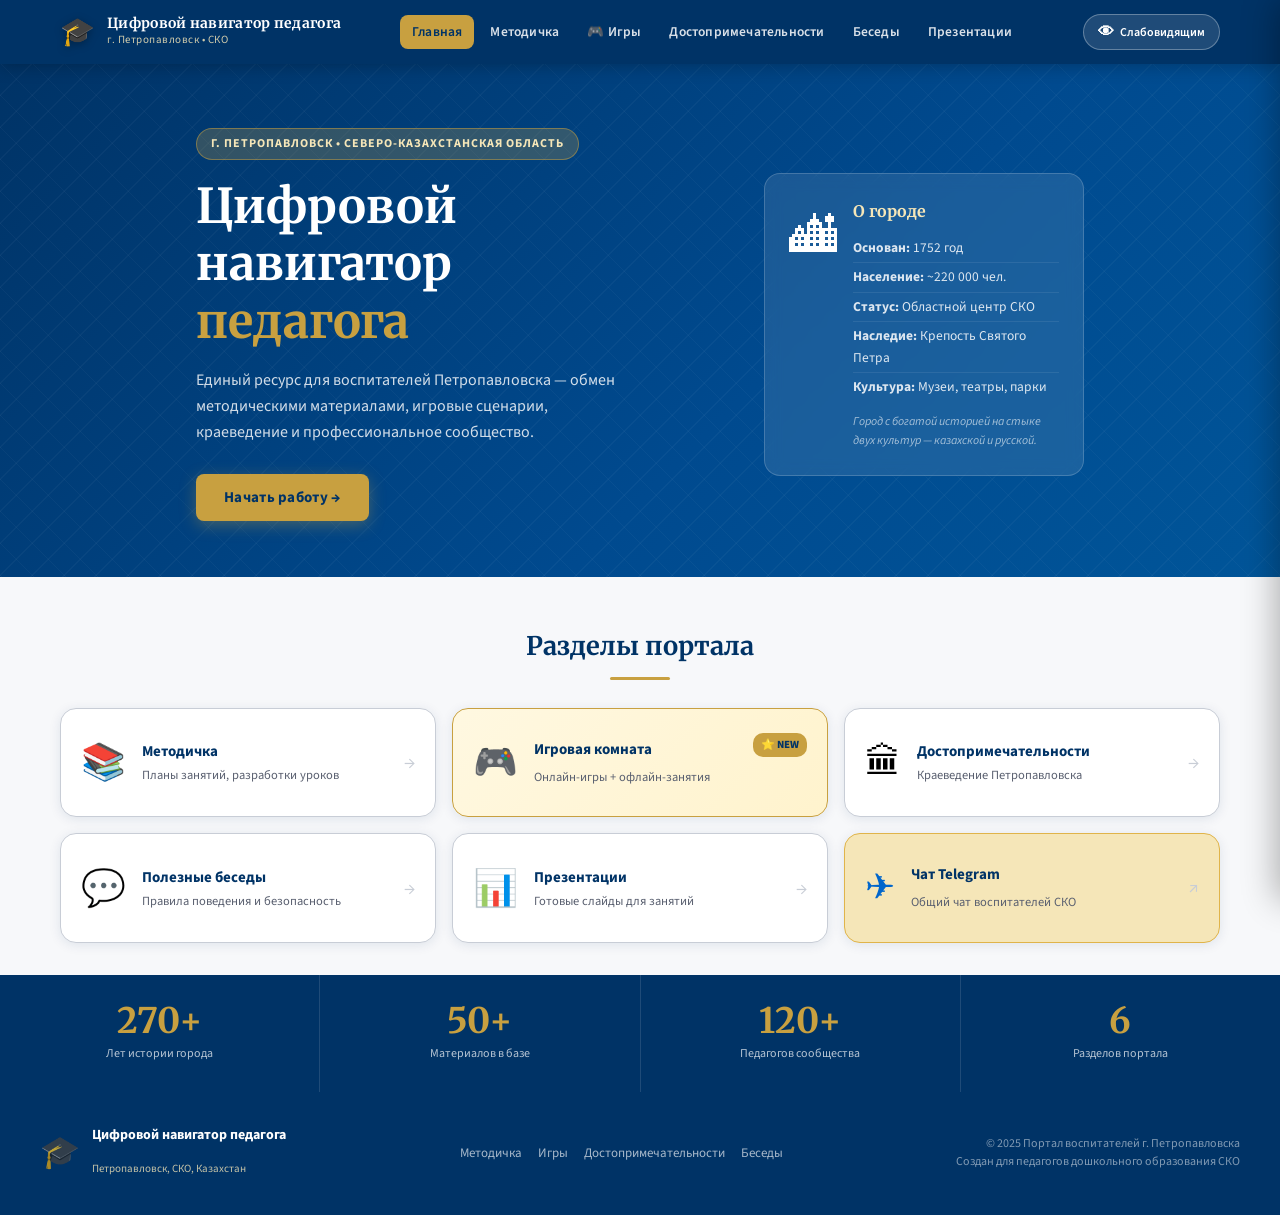
<file: index.html>
<!DOCTYPE html>
<html lang="ru">
<head>
  <meta charset="UTF-8" />
  <meta name="viewport" content="width=device-width, initial-scale=1.0" />
  <title>Цифровой навигатор педагога — Петропавловск</title>
  <link rel="stylesheet" href="style.css" />
  <link href="https://fonts.googleapis.com/css2?family=Merriweather:wght@400;700&family=Source+Sans+3:wght@300;400;600;700&display=swap" rel="stylesheet" />
</head>
<body>

<!-- ШАПКА -->
<header id="main-header">
  <div class="header-inner">
    <div class="logo-area">
      <div class="logo-emblem">🎓</div>
      <div class="logo-text">
        <span class="logo-title">Цифровой навигатор педагога</span>
        <span class="logo-subtitle">г. Петропавловск &bull; СКО</span>
      </div>
    </div>
    <nav id="desktop-nav">
      <a href="#" class="nav-link active" data-section="home">Главная</a>
      <a href="#" class="nav-link" data-section="metodichka">Методичка</a>
      <a href="games.html" class="nav-link">&#127918; Игры</a>
      <a href="#" class="nav-link" data-section="sights">Достопримечательности</a>
      <a href="#" class="nav-link" data-section="talks">Беседы</a>
      <a href="#" class="nav-link" data-section="presentations">Презентации</a>
    </nav>
    <div class="header-controls">
      <button id="accessibility-btn" title="Версия для слабовидящих" aria-label="Версия для слабовидящих">
        <span class="eye-icon">&#128065;</span>
        <span class="btn-label">Слабовидящим</span>
      </button>
      <button id="burger-btn" aria-label="Открыть меню" aria-expanded="false">
        <span></span><span></span><span></span>
      </button>
    </div>
  </div>
</header>

<!-- БОКОВОЕ МЕНЮ -->
<div id="sidebar-overlay"></div>
<aside id="sidebar">
  <div class="sidebar-header">
    <span>Навигация</span>
    <button id="close-sidebar" aria-label="Закрыть меню">&#10005;</button>
  </div>
  <nav class="sidebar-nav">
    <a href="#" class="sidebar-link" data-section="home">&#127968; Главная</a>
    <a href="#" class="sidebar-link" data-section="metodichka">&#128218; Методичка</a>
    <a href="games.html" class="sidebar-link">&#127918; Игровая комната &#11088;</a>
    <a href="#" class="sidebar-link" data-section="sights">&#127963; Достопримечательности</a>
    <a href="#" class="sidebar-link" data-section="talks">&#128172; Полезные беседы</a>
    <a href="#" class="sidebar-link" data-section="presentations">&#128202; Презентации</a>
    <a href="https://t.me" target="_blank" class="sidebar-link sidebar-chat">&#9992; Чат в Telegram</a>
  </nav>
  <div class="sidebar-footer">
    <small>&copy; 2025 Портал воспитателей<br>г. Петропавловск</small>
  </div>
</aside>

<!-- КНОПКА ВЕРНУТЬСЯ -->
<div id="back-btn-wrap">
  <button id="back-home-btn">&#8592; Вернуться на главную</button>
</div>

<!-- ОСНОВНОЙ КОНТЕНТ -->
<main id="main-content">

  <!-- ГЛАВНАЯ -->
  <section id="section-home" class="section active">
    <div class="hero-block">
      <div class="hero-bg-pattern"></div>
      <div class="hero-content">
        <div class="hero-badge">г. Петропавловск &bull; Северо-Казахстанская область</div>
        <h1 class="hero-title">Цифровой навигатор<br><em>педагога</em></h1>
        <p class="hero-desc">Единый ресурс для воспитателей Петропавловска — обмен методическими материалами, игровые сценарии, краеведение и профессиональное сообщество.</p>
        <button class="hero-cta" data-section="metodichka">Начать работу &#8594;</button>
      </div>
      <div class="hero-visual">
        <div class="city-card">
          <div class="city-card-icon">&#127961;</div>
          <div class="city-card-body">
            <h3>О городе</h3>
            <ul class="city-facts">
              <li><strong>Основан:</strong> 1752 год</li>
              <li><strong>Население:</strong> ~220 000 чел.</li>
              <li><strong>Статус:</strong> Областной центр СКО</li>
              <li><strong>Наследие:</strong> Крепость Святого Петра</li>
              <li><strong>Культура:</strong> Музеи, театры, парки</li>
            </ul>
            <p class="city-note">Город с богатой историей на стыке двух культур — казахской и русской.</p>
          </div>
        </div>
      </div>
    </div>

    <!-- ПЛИТКИ -->
    <div class="tiles-section">
      <h2 class="section-heading">Разделы портала</h2>
      <div class="tiles-grid">
        <button class="tile" data-section="metodichka">
          <div class="tile-icon">&#128218;</div>
          <div class="tile-body"><h3>Методичка</h3><p>Планы занятий, разработки уроков</p></div>
          <div class="tile-arrow">&#8594;</div>
        </button>
        <a href="games.html" class="tile tile-games-link">
          <div class="tile-icon">&#127918;</div>
          <div class="tile-body"><h3>Игровая комната</h3><p>Онлайн-игры + офлайн-занятия</p></div>
          <div class="tile-arrow tile-new-badge">&#11088; NEW</div>
        </a>
        <button class="tile" data-section="sights">
          <div class="tile-icon">&#127963;</div>
          <div class="tile-body"><h3>Достопримечательности</h3><p>Краеведение Петропавловска</p></div>
          <div class="tile-arrow">&#8594;</div>
        </button>
        <button class="tile" data-section="talks">
          <div class="tile-icon">&#128172;</div>
          <div class="tile-body"><h3>Полезные беседы</h3><p>Правила поведения и безопасность</p></div>
          <div class="tile-arrow">&#8594;</div>
        </button>
        <button class="tile" data-section="presentations">
          <div class="tile-icon">&#128202;</div>
          <div class="tile-body"><h3>Презентации</h3><p>Готовые слайды для занятий</p></div>
          <div class="tile-arrow">&#8594;</div>
        </button>
        <a href="https://t.me" target="_blank" class="tile tile-chat">
          <div class="tile-icon">&#9992;</div>
          <div class="tile-body"><h3>Чат Telegram</h3><p>Общий чат воспитателей СКО</p></div>
          <div class="tile-arrow">&#8599;</div>
        </a>
      </div>
    </div>

    <!-- STATS -->
    <div class="stats-row">
      <div class="stat-item"><span class="stat-num">270+</span><span class="stat-label">Лет истории города</span></div>
      <div class="stat-item"><span class="stat-num">50+</span><span class="stat-label">Материалов в базе</span></div>
      <div class="stat-item"><span class="stat-num">120+</span><span class="stat-label">Педагогов сообщества</span></div>
      <div class="stat-item"><span class="stat-num">6</span><span class="stat-label">Разделов портала</span></div>
    </div>
  </section>

  <!-- МЕТОДИЧКА -->
  <section id="section-metodichka" class="section">
    <div class="page-header">
      <h2>&#128218; Методическая копилка</h2>
      <p>Разработки занятий, конспекты и дидактические материалы для воспитателей</p>
    </div>
    <div class="metodichka-list">
      <div class="doc-card">
        <div class="doc-icon">&#128196;</div>
        <div class="doc-info">
          <h3>Занятие «Мой любимый город»</h3>
          <p>Старший дошкольный возраст (5–6 лет). Знакомство с историей Петропавловска, развитие патриотизма.</p>
          <div class="doc-meta"><span class="tag">Краеведение</span><span class="tag">5–6 лет</span><span class="tag">45 мин</span></div>
        </div>
        <button class="download-btn" onclick="fakeDownload('Zanyatie_Moy_Gorod.pdf')">&#8681; Скачать</button>
      </div>
      <div class="doc-card">
        <div class="doc-icon">&#128196;</div>
        <div class="doc-info">
          <h3>Конспект «Времена года в степи»</h3>
          <p>Средняя группа (4–5 лет). Природоведение, казахстанская флора и фауна, сезонные изменения.</p>
          <div class="doc-meta"><span class="tag">Природоведение</span><span class="tag">4–5 лет</span><span class="tag">30 мин</span></div>
        </div>
        <button class="download-btn" onclick="fakeDownload('Vremena_Goda_Step.pdf')">&#8681; Скачать</button>
      </div>
      <div class="doc-card">
        <div class="doc-icon">&#128196;</div>
        <div class="doc-info">
          <h3>Методика «Казахские народные игры»</h3>
          <p>Все возрастные группы. Описание и правила 8 традиционных игр народов Казахстана.</p>
          <div class="doc-meta"><span class="tag">Традиции</span><span class="tag">Все группы</span><span class="tag">Игровая</span></div>
        </div>
        <button class="download-btn" onclick="fakeDownload('Kazakh_Narodnye_Igry.pdf')">&#8681; Скачать</button>
      </div>
      <div class="doc-card">
        <div class="doc-icon">&#128196;</div>
        <div class="doc-info">
          <h3>Занятие «Правила дорожного движения»</h3>
          <p>Подготовительная группа (6–7 лет). Развитие навыков безопасного поведения на дорогах города.</p>
          <div class="doc-meta"><span class="tag">Безопасность</span><span class="tag">6–7 лет</span><span class="tag">40 мин</span></div>
        </div>
        <button class="download-btn" onclick="fakeDownload('PDD_Zanyatie.pdf')">&#8681; Скачать</button>
      </div>
      <div class="doc-card">
        <div class="doc-icon">&#128196;</div>
        <div class="doc-info">
          <h3>Конспект «Профессии родителей»</h3>
          <p>Средняя группа (4–5 лет). Социализация, трудовое воспитание, ролевые игры.</p>
          <div class="doc-meta"><span class="tag">Социализация</span><span class="tag">4–5 лет</span><span class="tag">35 мин</span></div>
        </div>
        <button class="download-btn" onclick="fakeDownload('Professii_Roditeley.pdf')">&#8681; Скачать</button>
      </div>
      <div class="doc-card">
        <div class="doc-icon">&#128196;</div>
        <div class="doc-info">
          <h3>Методичка «Экологическое воспитание»</h3>
          <p>Старшая группа (5–6 лет). Бережное отношение к природе, раздельный сбор мусора.</p>
          <div class="doc-meta"><span class="tag">Экология</span><span class="tag">5–6 лет</span><span class="tag">45 мин</span></div>
        </div>
        <button class="download-btn" onclick="fakeDownload('Ekologiya_Zanyatie.pdf')">&#8681; Скачать</button>
      </div>
    </div>
  </section>

  <!-- ИГРЫ -->
  <section id="section-games" class="section">
    <div class="page-header">
      <h2>&#127918; Игры для занятий</h2>
      <p>Дидактические, подвижные и развивающие игры для дошкольников</p>
    </div>
    <div class="games-grid">
      <div class="game-card">
        <div class="game-emoji">&#127183;</div>
        <h3>Лото «Животные Казахстана»</h3>
        <p>Дидактическая игра на запоминание. 4–6 игроков. Карточки с изображениями флоры и фауны.</p>
        <span class="game-age">Возраст: 4+</span>
      </div>
      <div class="game-card">
        <div class="game-emoji">&#127939;</div>
        <h3>Байга — степная скачка</h3>
        <p>Подвижная игра на улице. Имитация конных скачек, развитие ловкости и командного духа.</p>
        <span class="game-age">Возраст: 5+</span>
      </div>
      <div class="game-card">
        <div class="game-emoji">&#129513;</div>
        <h3>Пазл «Карта СКО»</h3>
        <p>Собери карту Северо-Казахстанской области из 24 частей. Знакомство с районами и городами.</p>
        <span class="game-age">Возраст: 6+</span>
      </div>
      <div class="game-card">
        <div class="game-emoji">&#127917;</div>
        <h3>Ролевая игра «Базар»</h3>
        <p>Социально-ролевая игра: продавец и покупатель. Математика, коммуникация, уважение к труду.</p>
        <span class="game-age">Возраст: 5+</span>
      </div>
      <div class="game-card">
        <div class="game-emoji">&#128289;</div>
        <h3>«Слова города» — словарная игра</h3>
        <p>Назови слово, связанное с Петропавловском. Развитие речи и краеведческих знаний.</p>
        <span class="game-age">Возраст: 6+</span>
      </div>
      <div class="game-card">
        <div class="game-emoji">&#127912;</div>
        <h3>Раскраски «Юрта и традиции»</h3>
        <p>Тематические раскраски с казахскими орнаментами, юртой, национальными костюмами.</p>
        <span class="game-age">Возраст: 3+</span>
      </div>
    </div>
  </section>

  <!-- ДОСТОПРИМЕЧАТЕЛЬНОСТИ -->
  <section id="section-sights" class="section">
    <div class="page-header">
      <h2>&#127963; Достопримечательности Петропавловска</h2>
      <p>Краеведческие маршруты для познавательных экскурсий с воспитанниками</p>
    </div>

    <div class="sight-card featured">
      <div class="sight-img-placeholder sight-ablai">
        <div class="sight-placeholder-inner">&#127984;</div>
      </div>
      <div class="sight-content">
        <div class="sight-badge">Исторический объект</div>
        <h3>Резиденция Абылай хана</h3>
        <p>Историко-культурный музейный комплекс, посвящённый великому казахскому хану Абылаю, который объединил три жуза. Резиденция воссоздаёт атмосферу XVIII века — эпохи, когда Петропавловск (крепость Святого Петра) был важным форпостом и местом переговоров.</p>
        <h4>&#128161; Советы для экскурсии с детьми:</h4>
        <ul class="tips-list">
          <li>Заранее расскажите детям сказание об Абылай хане в игровой форме</li>
          <li>Попросите экскурсовода провести интерактивный урок в юрте</li>
          <li>Обратите внимание на казахские орнаменты — найдите узоры из занятий</li>
          <li>После экскурсии нарисуйте юрту или костюм хана</li>
          <li>Задайте детям вопрос: «Что значит объединить народ?»</li>
        </ul>
        <div class="sight-meta">
          <span>&#128205; ул. Абылай хана, Петропавловск</span>
          <span>&#128336; Вт–Вс: 9:00–18:00</span>
        </div>
      </div>
    </div>

    <div class="sight-card featured">
      <div class="sight-img-placeholder sight-park">
        <div class="sight-placeholder-inner">&#127795;</div>
      </div>
      <div class="sight-content">
        <div class="sight-badge">Парк и мемориал</div>
        <h3>Парк Победы</h3>
        <p>Главный парк города с мемориальным комплексом, посвящённым Великой Отечественной войне. Здесь находятся памятники героям-петропавловцам, Вечный огонь и аллея Памяти. Ежегодно в День Победы проходят торжественные мероприятия с участием ветеранов.</p>
        <h4>&#128161; Советы для экскурсии с детьми:</h4>
        <ul class="tips-list">
          <li>Проведите беседу о подвиге солдат до посещения парка</li>
          <li>У Вечного огня соблюдайте минуту тишины — это воспитывает уважение</li>
          <li>Прочитайте вместе имена на памятных плитах, объясните значение</li>
          <li>После прогулки нарисуйте открытку «Я помню, я горжусь»</li>
          <li>Расскажите о медалях и орденах: чем награждали солдат</li>
        </ul>
        <div class="sight-meta">
          <span>&#128205; Парк Победы, центр Петропавловска</span>
          <span>&#128336; Открыт ежедневно</span>
        </div>
      </div>
    </div>

    <div class="sights-more">
      <h3>Другие интересные места</h3>
      <div class="sights-mini-grid">
        <div class="mini-sight"><span>&#127963;</span><strong>Музей Ботая</strong><p>Уникальные находки эпохи энеолита — место первого приручения лошади.</p></div>
        <div class="mini-sight"><span>&#9962;</span><strong>Собор Петра и Павла</strong><p>Православный собор XIX века, памятник архитектуры.</p></div>
        <div class="mini-sight"><span>&#127917;</span><strong>Русский театр драмы</strong><p>Один из старейших театров Казахстана, основан в 1936 году.</p></div>
        <div class="mini-sight"><span>&#128332;</span><strong>Мечеть «Кызыл Жар»</strong><p>Современная мечеть — символ духовности и межнационального единства.</p></div>
      </div>
    </div>
  </section>

  <!-- БЕСЕДЫ -->
  <section id="section-talks" class="section">
    <div class="page-header">
      <h2>&#128172; Полезные беседы с детьми</h2>
      <p>Готовые сценарии тематических бесед с воспитанниками</p>
    </div>

    <div class="accordion-group">
      <h3 class="accordion-category">&#127963; Поведение в общественных местах</h3>

      <div class="accordion-item">
        <button class="accordion-trigger">Правила поведения в музее <span class="acc-icon">+</span></button>
        <div class="accordion-body">
          <p><strong>Цель беседы:</strong> научить детей уважительно относиться к культурным ценностям и соблюдать тишину.</p>
          <ol class="talk-list">
            <li><strong>В музее говорим тихо</strong> — громкие голоса мешают другим посетителям и нарушают торжественную атмосферу.</li>
            <li><strong>Руками не трогаем экспонаты</strong> — даже если очень хочется! Экспонаты могут быть хрупкими и очень старыми.</li>
            <li><strong>Идём рядом с воспитателем</strong> — в музее легко заблудиться, поэтому держимся группой.</li>
            <li><strong>Задаём вопросы экскурсоводу</strong> — любопытство приветствуется, но по очереди и вежливо.</li>
            <li><strong>Фотографируем с разрешения</strong> — в некоторых залах съёмка запрещена.</li>
          </ol>
          <div class="talk-question">&#10067; <em>Спросите детей: «Почему важно беречь старинные вещи?»</em></div>
        </div>
      </div>

      <div class="accordion-item">
        <button class="accordion-trigger">Поведение в театре и на концерте <span class="acc-icon">+</span></button>
        <div class="accordion-body">
          <p><strong>Цель беседы:</strong> воспитать культуру зрителя, умение наслаждаться искусством.</p>
          <ol class="talk-list">
            <li><strong>Приходим заранее</strong> — не опаздываем, чтобы не мешать другим зрителям занять места.</li>
            <li><strong>Во время спектакля молчим</strong> — актёры на сцене слышат зал, и наши разговоры их отвлекают.</li>
            <li><strong>Телефон убираем в карман</strong> — свет экрана мешает смотреть соседям.</li>
            <li><strong>Хлопаем в конце</strong> — аплодисменты — это «спасибо» артистам за их труд.</li>
            <li><strong>Не едим и не шуршим</strong> — сладости оставляем на антракт.</li>
          </ol>
          <div class="talk-question">&#10067; <em>Спросите детей: «Как бы ты себя чувствовал, если бы тебе мешали выступать?»</em></div>
        </div>
      </div>
    </div>

    <div class="accordion-group">
      <h3 class="accordion-category">&#128678; Безопасность на дороге</h3>

      <div class="accordion-item">
        <button class="accordion-trigger">Правила пешехода <span class="acc-icon">+</span></button>
        <div class="accordion-body">
          <p><strong>Цель беседы:</strong> сформировать у детей осознанное безопасное поведение на улице.</p>
          <ol class="talk-list">
            <li><strong>Переходим только на зелёный свет</strong> — красный говорит «стой!», жёлтый — «приготовься», зелёный — «иди».</li>
            <li><strong>Смотрим сначала налево, потом направо</strong> — и только потом начинаем переход.</li>
            <li><strong>Идём по зебре</strong> — это безопасное место для пешеходов, водители должны нас пропустить.</li>
            <li><strong>Не играем у дороги</strong> — мяч, самокат, велосипед — только во дворе или парке.</li>
            <li><strong>Взрослый держит за руку</strong> — рядом с проезжей частью всегда держимся за руку.</li>
          </ol>
          <div class="talk-question">&#10067; <em>Игра: «Светофор» — воспитатель называет цвет, дети выполняют действие.</em></div>
        </div>
      </div>

      <div class="accordion-item">
        <button class="accordion-trigger">Правила в транспорте <span class="acc-icon">+</span></button>
        <div class="accordion-body">
          <p><strong>Цель беседы:</strong> научить детей безопасному поведению в автобусе, маршрутке, трамвае.</p>
          <ol class="talk-list">
            <li><strong>Ждём транспорт на остановке</strong> — не стоим у края, отступаем назад.</li>
            <li><strong>Заходим по очереди</strong> — не толкаемся, пропускаем выходящих.</li>
            <li><strong>Держимся за поручень</strong> — при торможении можно упасть.</li>
            <li><strong>Уступаем место</strong> — пожилым людям, беременным женщинам, пассажирам с детьми.</li>
            <li><strong>Не высовываемся из окон</strong> — это очень опасно!</li>
          </ol>
          <div class="talk-question">&#10067; <em>Спросите детей: «Кому ты уступишь место в автобусе и почему?»</em></div>
        </div>
      </div>

      <div class="accordion-item">
        <button class="accordion-trigger">Если потерялся в городе <span class="acc-icon">+</span></button>
        <div class="accordion-body">
          <p><strong>Цель беседы:</strong> подготовить детей к действиям в экстренной ситуации.</p>
          <ol class="talk-list">
            <li><strong>Стой на месте и не паникуй</strong> — взрослые тебя ищут, лучше оставаться там, где потерялся.</li>
            <li><strong>Обратись к полицейскому</strong> — найди человека в форме или охранника в магазине.</li>
            <li><strong>Назови своё имя и имя мамы или папы</strong> — скажи, откуда пришёл.</li>
            <li><strong>Знай наизусть номер телефона родителей</strong> — попроси взрослого помочь позвонить.</li>
            <li><strong>Не уходи с незнакомыми</strong> — даже если они говорят, что знают твоих родителей.</li>
          </ol>
          <div class="talk-question">&#10067; <em>Практика: выучите с детьми домашний адрес и телефон мамы.</em></div>
        </div>
      </div>
    </div>

    <div class="accordion-group">
      <h3 class="accordion-category">&#129309; Взаимоуважение и дружба</h3>

      <div class="accordion-item">
        <button class="accordion-trigger">Беседа «Дружба народов» <span class="acc-icon">+</span></button>
        <div class="accordion-body">
          <p><strong>Цель беседы:</strong> воспитать уважение к людям разных национальностей.</p>
          <ol class="talk-list">
            <li><strong>Все люди разные — и это здорово!</strong> — у нас разные язык, традиции, еда, но мы все живём в одном городе.</li>
            <li><strong>Петропавловск — многонациональный город</strong> — здесь живут казахи, русские, украинцы, немцы и другие народы.</li>
            <li><strong>Уважай чужие традиции</strong> — не смейся над праздниками и обычаями других.</li>
            <li><strong>Учи слова приветствия</strong> — «Сәлем!» по-казахски, «Привет!» по-русски — улыбка всегда понятна.</li>
            <li><strong>Дружба сильнее различий</strong> — вместе строить, играть и жить интереснее.</li>
          </ol>
          <div class="talk-question">&#10067; <em>Спросите детей: «Есть ли у тебя друзья другой национальности? Расскажи о них.»</em></div>
        </div>
      </div>
    </div>
  </section>

  <!-- ПРЕЗЕНТАЦИИ -->
  <section id="section-presentations" class="section">
    <div class="page-header">
      <h2>&#128202; Презентации для занятий</h2>
      <p>Готовые слайды и мультимедийные материалы</p>
    </div>
    <div class="pres-grid">
      <div class="pres-card">
        <div class="pres-preview">&#128506;</div>
        <div class="pres-info">
          <h3>История Петропавловска</h3>
          <p>20 слайдов. Основание крепости, развитие города, известные люди.</p>
          <div class="pres-meta"><span class="tag">История</span><span class="tag">20 слайдов</span></div>
        </div>
        <button class="download-btn" onclick="fakeDownload('Istoriya_Petropavlovsk.pptx')">&#8681; Скачать</button>
      </div>
      <div class="pres-card">
        <div class="pres-preview">&#127807;</div>
        <div class="pres-info">
          <h3>Природа Северного Казахстана</h3>
          <p>15 слайдов. Степи, озёра, животные и растения СКО.</p>
          <div class="pres-meta"><span class="tag">Природа</span><span class="tag">15 слайдов</span></div>
        </div>
        <button class="download-btn" onclick="fakeDownload('Priroda_SKO.pptx')">&#8681; Скачать</button>
      </div>
      <div class="pres-card">
        <div class="pres-preview">&#127912;</div>
        <div class="pres-info">
          <h3>Казахский орнамент</h3>
          <p>12 слайдов. Символика узоров, их применение, мастер-класс по рисованию.</p>
          <div class="pres-meta"><span class="tag">Искусство</span><span class="tag">12 слайдов</span></div>
        </div>
        <button class="download-btn" onclick="fakeDownload('Kazakh_Ornament.pptx')">&#8681; Скачать</button>
      </div>
      <div class="pres-card">
        <div class="pres-preview">&#128678;</div>
        <div class="pres-info">
          <h3>Правила дорожного движения</h3>
          <p>18 слайдов. Светофор, знаки, зебра. Интерактивные задания.</p>
          <div class="pres-meta"><span class="tag">ПДД</span><span class="tag">18 слайдов</span></div>
        </div>
        <button class="download-btn" onclick="fakeDownload('PDD_Prezentaciya.pptx')">&#8681; Скачать</button>
      </div>
      <div class="pres-card">
        <div class="pres-preview">&#127942;</div>
        <div class="pres-info">
          <h3>День Победы — помним и чтим</h3>
          <p>22 слайда. История ВОВ для дошкольников, петропавловцы-герои.</p>
          <div class="pres-meta"><span class="tag">Патриотизм</span><span class="tag">22 слайда</span></div>
        </div>
        <button class="download-btn" onclick="fakeDownload('Den_Pobedy.pptx')">&#8681; Скачать</button>
      </div>
      <div class="pres-card">
        <div class="pres-preview">&#127774;</div>
        <div class="pres-info">
          <h3>Наурыз — праздник весны</h3>
          <p>14 слайдов. Традиции, угощения, игры, символика Наурыза.</p>
          <div class="pres-meta"><span class="tag">Традиции</span><span class="tag">14 слайдов</span></div>
        </div>
        <button class="download-btn" onclick="fakeDownload('Nauryz_Prezentaciya.pptx')">&#8681; Скачать</button>
      </div>
    </div>
  </section>

</main>

<!-- FOOTER -->
<footer id="main-footer">
  <div class="footer-inner">
    <div class="footer-logo">
      <span>&#127891;</span>
      <div>
        <strong>Цифровой навигатор педагога</strong>
        <small>Петропавловск, СКО, Казахстан</small>
      </div>
    </div>
    <div class="footer-links">
      <a href="#" data-section="metodichka">Методичка</a>
      <a href="#" data-section="games">Игры</a>
      <a href="#" data-section="sights">Достопримечательности</a>
      <a href="#" data-section="talks">Беседы</a>
    </div>
    <div class="footer-copy">
      <p>&copy; 2025 Портал воспитателей г. Петропавловска</p>
      <p>Создан для педагогов дошкольного образования СКО</p>
    </div>
  </div>
</footer>

<div id="toast" aria-live="polite"></div>

<script src="script.js"></script>
</body>
</html>
</file>
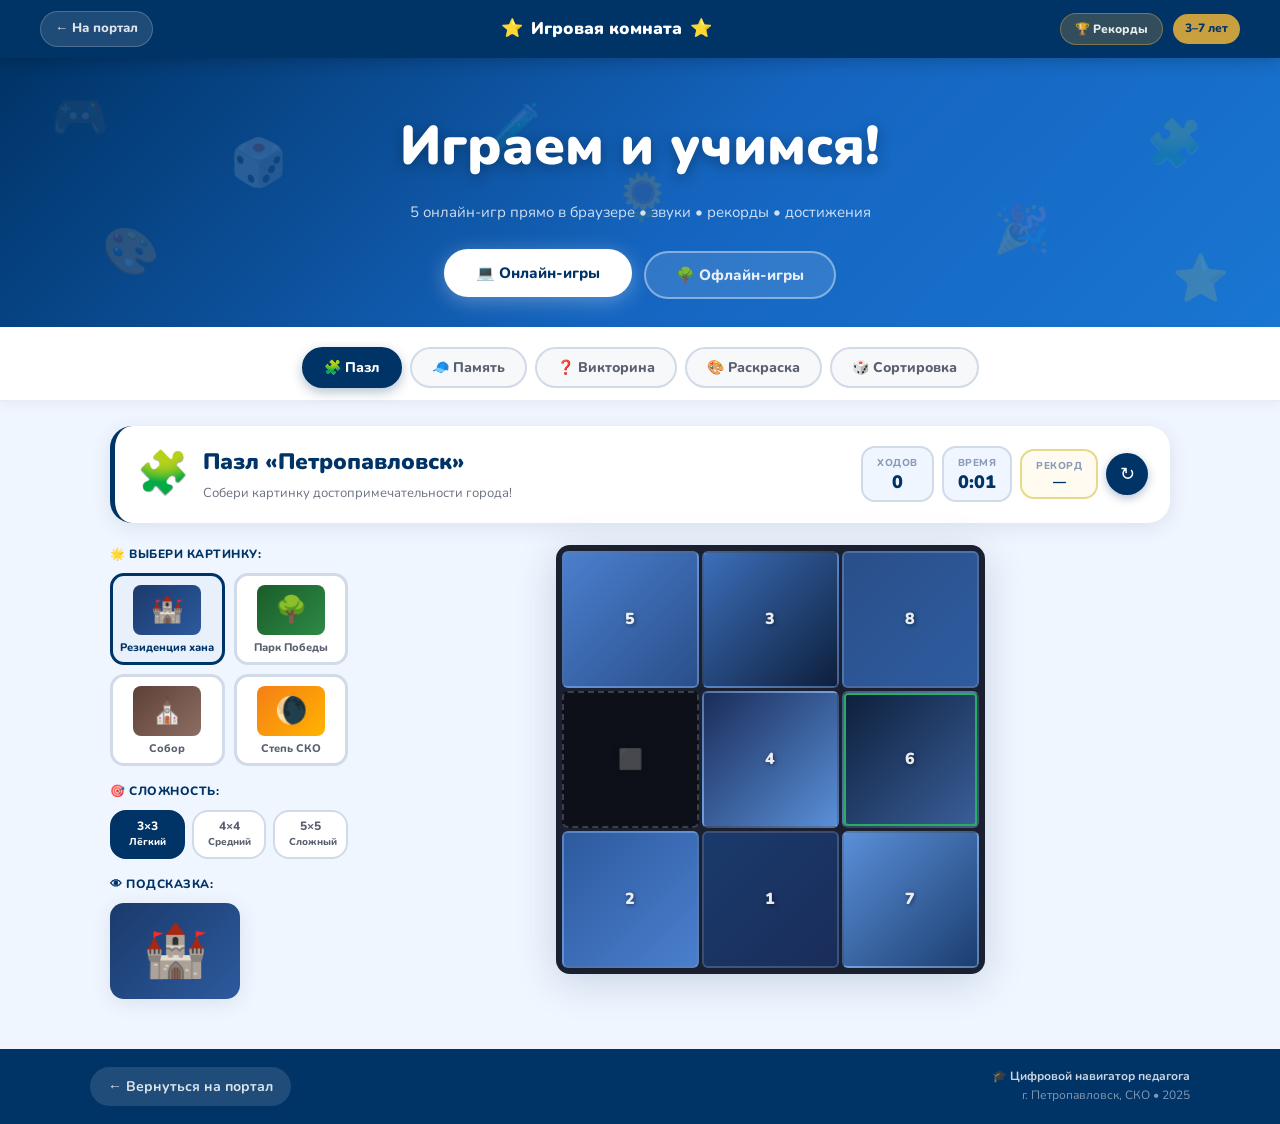
<file: games.html>
<!DOCTYPE html>
<html lang="ru">
<head>
  <meta charset="UTF-8"/>
  <meta name="viewport" content="width=device-width,initial-scale=1.0"/>
  <title>Игровая комната — Цифровой навигатор педагога | Петропавловск</title>
  <link rel="stylesheet" href="style.css"/>
  <link rel="stylesheet" href="games.css"/>
  <link href="https://fonts.googleapis.com/css2?family=Nunito:wght@400;600;700;800;900&display=swap" rel="stylesheet"/>
</head>
<body class="games-page">

<!-- CONFETTI CANVAS (inject by JS) -->

<!-- ══════ HEADER ══════ -->
<header id="games-header">
  <div class="gh-inner">
    <a href="index.html" class="gh-back">&#8592; На портал</a>
    <div class="gh-title">
      <span class="gh-star">&#11088;</span>
      Игровая комната
      <span class="gh-star">&#11088;</span>
    </div>
    <div class="gh-right">
      <button id="show-records-btn" class="gh-records-btn" title="Рекорды и достижения">&#127942; Рекорды</button>
      <span class="gh-age-badge">3–7 лет</span>
    </div>
  </div>
</header>

<!-- ══════ HERO ══════ -->
<div class="games-hero">
  <div class="games-hero-bubbles">
    <span class="bubble b1">&#127918;</span><span class="bubble b2">&#129513;</span>
    <span class="bubble b3">&#127912;</span><span class="bubble b4">&#11088;</span>
    <span class="bubble b5">&#127803;</span><span class="bubble b6">&#129514;</span>
    <span class="bubble b7">&#127881;</span><span class="bubble b8">&#127922;</span>
  </div>
  <h1 class="games-hero-title">Играем и учимся!</h1>
  <p class="games-hero-sub">5 онлайн-игр прямо в браузере &bull; звуки &bull; рекорды &bull; достижения</p>
  <div class="games-hero-tabs">
    <button class="gtab active" data-tab="online">&#128187; Онлайн-игры</button>
    <button class="gtab" data-tab="offline">&#127795; Офлайн-игры</button>
  </div>
</div>

<!-- ══════════════════════════════
     ОНЛАЙН
══════════════════════════════ -->
<section id="tab-online" class="gtab-content active">

  <div class="online-nav">
    <button class="onav-btn active" data-game="puzzle">&#129513; Пазл</button>
    <button class="onav-btn" data-game="memory">&#129506; Память</button>
    <button class="onav-btn" data-game="quiz">&#10067; Викторина</button>
    <button class="onav-btn" data-game="coloring">&#127912; Раскраска</button>
    <button class="onav-btn" data-game="sort">&#127922; Сортировка</button>
  </div>

  <!-- ──────────────────────────────
       ПАЗЛ
  ────────────────────────────────── -->
  <div id="game-puzzle" class="game-panel active">
    <div class="game-header">
      <div class="game-title-block">
        <span class="game-icon-big">&#129513;</span>
        <div>
          <h2>Пазл «Петропавловск»</h2>
          <p>Собери картинку достопримечательности города!</p>
        </div>
      </div>
      <div class="game-controls-top">
        <div class="game-score-box"><span class="gs-label">Ходов</span><span class="gs-val" id="puzzle-moves">0</span></div>
        <div class="game-score-box"><span class="gs-label">Время</span><span class="gs-val" id="puzzle-timer">0:00</span></div>
        <div class="game-score-box record-box"><span class="gs-label">Рекорд</span><span class="gs-val small" id="puzzle-record">—</span></div>
        <button class="game-btn-round" id="puzzle-new" title="Новая игра">&#8635;</button>
      </div>
    </div>

    <div class="puzzle-area">
      <div class="puzzle-sidebar">
        <p class="puzzle-choose-label">&#127775; Выбери картинку:</p>
        <div class="puzzle-thumbs">
          <button class="pthumb active" data-img="ablai"><div class="pthumb-art ablai-art">&#127984;</div><span>Резиденция хана</span></button>
          <button class="pthumb" data-img="park"><div class="pthumb-art park-art">&#127795;</div><span>Парк Победы</span></button>
          <button class="pthumb" data-img="sobor"><div class="pthumb-art sobor-art">&#9962;</div><span>Собор</span></button>
          <button class="pthumb" data-img="step"><div class="pthumb-art step-art">&#127768;</div><span>Степь СКО</span></button>
        </div>
        <p class="puzzle-choose-label">&#127919; Сложность:</p>
        <div class="puzzle-difficulty">
          <button class="diff-btn active" data-grid="3">3&#215;3<br><small>Лёгкий</small></button>
          <button class="diff-btn" data-grid="4">4&#215;4<br><small>Средний</small></button>
          <button class="diff-btn" data-grid="5">5&#215;5<br><small>Сложный</small></button>
        </div>
        <div class="puzzle-preview-box">
          <p class="puzzle-choose-label">&#128065; Подсказка:</p>
          <div id="puzzle-preview-img" class="pthumb-art ablai-art puzzle-big-preview">&#127984;</div>
        </div>
      </div>
      <div class="puzzle-center">
        <div id="puzzle-board" class="puzzle-board"></div>
      </div>
    </div>

    <div id="puzzle-win" class="game-win-overlay hidden">
      <div class="win-box">
        <div class="win-emoji">&#127881;</div>
        <h3>Пазл собран!</h3>
        <p>&#128100; Ходов: <strong id="puzzle-win-moves">0</strong></p>
        <p>&#8987; Время: <strong id="puzzle-win-time">0:00</strong></p>
        <div id="puzzle-win-new-rec" class="new-record-badge" style="display:none">&#127942; Новый рекорд!</div>
        <button class="win-btn" id="puzzle-win-new">Сыграть ещё!</button>
      </div>
    </div>
  </div>

  <!-- ──────────────────────────────
       ПАМЯТЬ
  ────────────────────────────────── -->
  <div id="game-memory" class="game-panel">
    <div class="game-header">
      <div class="game-title-block">
        <span class="game-icon-big">&#129506;</span>
        <div>
          <h2>«Найди пару»</h2>
          <p>Переворачивай карточки и находи одинаковые!</p>
        </div>
      </div>
      <div class="game-controls-top">
        <div class="game-score-box"><span class="gs-label">Пары</span><span class="gs-val" id="mem-pairs">0/8</span></div>
        <div class="game-score-box"><span class="gs-label">Ходы</span><span class="gs-val" id="mem-moves">0</span></div>
        <div class="game-score-box"><span class="gs-label">Звёзды</span><span class="gs-val" id="mem-stars">&#11088;&#11088;&#11088;</span></div>
        <div class="game-score-box record-box"><span class="gs-label">Рекорд</span><span class="gs-val small" id="mem-record">—</span></div>
        <button class="game-btn-round" id="mem-new" title="Новая игра">&#8635;</button>
      </div>
    </div>
    <div class="mem-controls-row">
      <span>Набор:</span>
      <button class="diff-btn active" data-memset="animals">&#128006; Животные</button>
      <button class="diff-btn" data-memset="sights">&#127963; Достопримечательности</button>
      <button class="diff-btn" data-memset="nature">&#127807; Природа</button>
      <button class="diff-btn" data-memset="objects">&#127968; Предметы</button>
    </div>
    <div id="memory-board" class="memory-board"></div>
    <div id="memory-win" class="game-win-overlay hidden">
      <div class="win-box">
        <div class="win-emoji" id="mem-win-emoji">&#127881;</div>
        <h3>Отлично!</h3>
        <p id="mem-win-text">Все пары найдены!</p>
        <div class="win-stars" id="mem-win-stars"></div>
        <div id="mem-win-newrec" class="new-record-badge" style="display:none">&#127942; Новый рекорд!</div>
        <button class="win-btn" id="mem-win-new">Играть снова!</button>
      </div>
    </div>
  </div>

  <!-- ──────────────────────────────
       ВИКТОРИНА
  ────────────────────────────────── -->
  <div id="game-quiz" class="game-panel">
    <div class="game-header">
      <div class="game-title-block">
        <span class="game-icon-big">&#10067;</span>
        <div>
          <h2>Знаю свой город!</h2>
          <p>14 вопросов о Петропавловске и Казахстане</p>
        </div>
      </div>
      <div class="game-controls-top">
        <div class="game-score-box"><span class="gs-label">Счёт</span><span class="gs-val" id="quiz-score">0</span></div>
        <div class="game-score-box"><span class="gs-label">Вопрос</span><span class="gs-val" id="quiz-progress">1/10</span></div>
        <div class="game-score-box record-box"><span class="gs-label">Рекорд</span><span class="gs-val small" id="quiz-record">—</span></div>
        <button class="game-btn-round" id="quiz-restart" title="Сначала">&#8635;</button>
      </div>
    </div>
    <div class="quiz-area" id="quiz-question-area">
      <div class="quiz-progress-bar"><div id="quiz-progress-fill" class="quiz-progress-fill" style="width:10%"></div></div>
      <div id="quiz-category-badge" class="quiz-cat-badge">&#127963; Краеведение</div>
      <div id="quiz-emoji-big" class="quiz-emoji-big">&#127961;</div>
      <h3 id="quiz-question-text" class="quiz-question-text">Загрузка...</h3>
      <div id="quiz-answers" class="quiz-answers"></div>
      <div id="quiz-feedback" class="quiz-feedback hidden"></div>
      <div id="quiz-fact-box" class="quiz-fact-box hidden"></div>
      <button id="quiz-next-btn" class="quiz-next-btn hidden">Следующий &#8594;</button>
    </div>
    <div id="quiz-finish-area" class="quiz-finish hidden">
      <div class="quiz-finish-emoji" id="quiz-finish-emoji">&#127881;</div>
      <h3 id="quiz-finish-title">Молодец!</h3>
      <p id="quiz-finish-text">Ты ответил правильно на X из 10 вопросов!</p>
      <div class="quiz-stars" id="quiz-finish-stars"></div>
      <div id="quiz-new-rec" class="new-record-badge" style="display:none">&#127942; Новый рекорд!</div>
      <button class="win-btn" id="quiz-play-again">Сыграть ещё!</button>
    </div>
  </div>

  <!-- ──────────────────────────────
       РАСКРАСКА
  ────────────────────────────────── -->
  <div id="game-coloring" class="game-panel">
    <div class="game-header">
      <div class="game-title-block">
        <span class="game-icon-big">&#127912;</span>
        <div>
          <h2>Раскраска «Казахстан»</h2>
          <p>Выбери цвет и рисуй! Сохрани свой шедевр!</p>
        </div>
      </div>
      <div class="game-controls-top">
        <button class="game-btn-round" id="color-clear" title="Очистить">&#128465;</button>
        <button class="game-btn-round" id="color-save" title="Сохранить PNG">&#128190;</button>
        <button class="game-btn-round" id="color-new" title="Следующая картинка">&#8635;</button>
      </div>
    </div>
    <div class="coloring-area">
      <div class="color-left-panel">
        <div class="color-palette" id="color-palette"></div>
        <div class="brush-controls">
          <label>&#128396; Кисть:</label>
          <input type="range" id="brush-size" min="4" max="45" value="18"/>
          <span id="brush-size-val">18</span>
          <button class="eraser-btn" id="eraser-btn" title="Ластик">&#9999; Ластик</button>
        </div>
        <div class="coloring-thumbs" id="coloring-thumbs"></div>
      </div>
      <div class="coloring-stage">
        <canvas id="color-canvas" width="520" height="400"></canvas>
        <p class="canvas-hint">&#128070; Рисуй прямо на картинке мышкой или пальцем!</p>
      </div>
    </div>
  </div>

  <!-- ──────────────────────────────
       СОРТИРОВКА
  ────────────────────────────────── -->
  <div id="game-sort" class="game-panel">
    <div class="game-header">
      <div class="game-title-block">
        <span class="game-icon-big">&#127922;</span>
        <div>
          <h2>Разложи по группам!</h2>
          <p>Перетащи или нажми, потом нажми на корзину</p>
        </div>
      </div>
      <div class="game-controls-top">
        <div class="game-score-box"><span class="gs-label">Правильно</span><span class="gs-val" id="sort-correct">0</span></div>
        <div class="game-score-box"><span class="gs-label">Ошибки</span><span class="gs-val" id="sort-errors">0</span></div>
        <div class="game-score-box record-box"><span class="gs-label">Рекорд</span><span class="gs-val small" id="sort-record">—</span></div>
        <button class="game-btn-round" id="sort-new" title="Новый раунд">&#8635;</button>
      </div>
    </div>
    <div class="sort-mode-row">
      <button class="diff-btn active" data-sortmode="seasons">&#127810; Сезоны</button>
      <button class="diff-btn" data-sortmode="animals">&#128014; Животные</button>
      <button class="diff-btn" data-sortmode="sizes">&#128269; Размеры</button>
      <button class="diff-btn" data-sortmode="food">&#127822; Еда</button>
    </div>
    <div class="sort-game-area">
      <div class="sort-items-pool" id="sort-pool"></div>
      <div class="sort-buckets" id="sort-buckets"></div>
    </div>
    <div id="sort-win" class="game-win-overlay hidden">
      <div class="win-box">
        <div class="win-emoji">&#127881;</div>
        <h3 id="sort-win-title">Всё разложено!</h3>
        <p id="sort-win-text">Ошибок: 0</p>
        <div id="sort-win-newrec" class="new-record-badge" style="display:none">&#127942; Новый рекорд!</div>
        <button class="win-btn" id="sort-win-new">Ещё раз!</button>
      </div>
    </div>
  </div>

</section>

<!-- ══════════════════════════════
     ОФЛАЙН
══════════════════════════════ -->
<section id="tab-offline" class="gtab-content">
  <div class="offline-intro">
    <div class="offline-intro-icon">&#127795;</div>
    <div>
      <h2>Игры без экрана</h2>
      <p>Карточки, правила и описания для занятий в садике, на прогулке и дома</p>
    </div>
  </div>
  <div class="offline-filters">
    <button class="ofilter active" data-filter="all">Все</button>
    <button class="ofilter" data-filter="indoor">&#127968; В помещении</button>
    <button class="ofilter" data-filter="outdoor">&#9978; На улице</button>
    <button class="ofilter" data-filter="cards">&#127183; Карточки</button>
    <button class="ofilter" data-filter="active">&#127939; Подвижные</button>
    <button class="ofilter" data-filter="creative">&#127912; Творческие</button>
  </div>
  <div class="offline-grid" id="offline-grid">

    <div class="ocard" data-tags="cards indoor" style="display:flex">
      <div class="ocard-header ocard-h1"><span class="ocard-emoji">&#127183;</span><span class="ocard-difficulty">&#9733; Лёгкая</span></div>
      <div class="ocard-body">
        <h3>Лото «Животные Казахстана»</h3>
        <div class="ocard-meta"><span class="otag indoor">В помещении</span><span class="otag age">3–7 лет</span><span class="otag players">2–6 игроков</span><span class="otag time">20–30 мин</span></div>
        <p>Классическое лото с карточками животных Казахстана: барс, беркут, сайгак, корсак.</p>
        <div class="ocard-goals"><strong>Развивает:</strong> память, внимание, словарный запас</div>
        <details class="ocard-rules"><summary>&#128214; Правила</summary><ol><li>Каждому раздаётся большая карта с 6 животными.</li><li>Ведущий тянет маленькие карточки и называет животное.</li><li>Совпадение — закрыть клетку фишкой.</li><li>Первый закрывший все 6 — победитель.</li><li>Доп: расскажи факт о животном на картинке.</li></ol></details>
        <div class="ocard-materials"><strong>Нужно:</strong> распечатать карточки, фишки (монеты, пуговицы)</div>
      </div>
      <div class="ocard-footer"><button class="ocard-print-btn" onclick="printCard('loto')">&#128438; Распечатать карточки</button></div>
    </div>

    <div class="ocard" data-tags="outdoor active" style="display:flex">
      <div class="ocard-header ocard-h2"><span class="ocard-emoji">&#127939;</span><span class="ocard-difficulty">&#9733;&#9733; Средняя</span></div>
      <div class="ocard-body">
        <h3>Байга — степная скачка</h3>
        <div class="ocard-meta"><span class="otag outdoor">На улице</span><span class="otag age">4–7 лет</span><span class="otag players">6–20 детей</span><span class="otag time">15–20 мин</span></div>
        <p>Подвижная казахская народная игра-скачка. Дети «скачут» как лошади, передавая эстафету.</p>
        <div class="ocard-goals"><strong>Развивает:</strong> ловкость, скорость, командный дух</div>
        <details class="ocard-rules"><summary>&#128214; Правила</summary><ol><li>2–3 команды — «табуна».</li><li>На расстоянии 20–30 м — «финиш».</li><li>По сигналу скачут (прыжки/высокий шаг), достигают финиша, возвращаются.</li><li>Касаются руки следующего игрока.</li><li>Победившая команда — «кличь победителя».</li></ol></details>
        <div class="ocard-materials"><strong>Нужно:</strong> площадка, конусы или мел для разметки</div>
      </div>
      <div class="ocard-footer"><button class="ocard-print-btn" onclick="printCard('bajga')">&#128438; Распечатать правила</button></div>
    </div>

    <div class="ocard" data-tags="indoor cards creative" style="display:flex">
      <div class="ocard-header ocard-h3"><span class="ocard-emoji">&#129513;</span><span class="ocard-difficulty">&#9733; Лёгкая</span></div>
      <div class="ocard-body">
        <h3>Пазл «Карта города»</h3>
        <div class="ocard-meta"><span class="otag indoor">В помещении</span><span class="otag age">4–7 лет</span><span class="otag players">1–4 игрока</span><span class="otag time">10–25 мин</span></div>
        <p>Распечатай и разрежь карту Петропавловска. Ребёнок собирает и находит знакомые места.</p>
        <div class="ocard-goals"><strong>Развивает:</strong> пространственное мышление, краеведение</div>
        <details class="ocard-rules"><summary>&#128214; Как сделать</summary><ol><li>Распечатай карту на А4 (цвет).</li><li>Наклей на картон, покрой скотчем.</li><li>Разрежь на 12 (3–4 года) или 24 части (5–7 лет).</li><li>Сложи в конверт — пазл готов!</li><li>Усложнение: назови достопримечательности.</li></ol></details>
        <div class="ocard-materials"><strong>Нужно:</strong> принтер, картон, ножницы, скотч</div>
      </div>
      <div class="ocard-footer"><button class="ocard-print-btn" onclick="printCard('map')">&#128438; Распечатать карту</button></div>
    </div>

    <div class="ocard" data-tags="outdoor active" style="display:flex">
      <div class="ocard-header ocard-h4"><span class="ocard-emoji">&#128678;</span><span class="ocard-difficulty">&#9733; Лёгкая</span></div>
      <div class="ocard-body">
        <h3>Светофор — живой</h3>
        <div class="ocard-meta"><span class="otag outdoor">На улице</span><span class="otag age">3–6 лет</span><span class="otag players">6–30 детей</span><span class="otag time">10–15 мин</span></div>
        <p>Воспитатель показывает цвет. Зелёный — бегут, жёлтый — идут медленно, красный — замирают.</p>
        <div class="ocard-goals"><strong>Развивает:</strong> реакцию, знание ПДД, саморегуляцию</div>
        <details class="ocard-rules"><summary>&#128214; Правила</summary><ol><li>Три круга: красный, жёлтый, зелёный (~20 см).</li><li>Зелёный — все бегут.</li><li>Жёлтый — медленно идут.</li><li>Красный — замирают. Пошевелился — садится.</li><li>Победитель — последний оставшийся.</li></ol></details>
        <div class="ocard-materials"><strong>Нужно:</strong> три цветных круга из картона</div>
      </div>
      <div class="ocard-footer"><button class="ocard-print-btn" onclick="printCard('svetofor')">&#128438; Распечатать круги</button></div>
    </div>

    <div class="ocard" data-tags="indoor cards" style="display:flex">
      <div class="ocard-header ocard-h5"><span class="ocard-emoji">&#127917;</span><span class="ocard-difficulty">&#9733;&#9733; Средняя</span></div>
      <div class="ocard-body">
        <h3>Ролевая игра «Базар»</h3>
        <div class="ocard-meta"><span class="otag indoor">В помещении</span><span class="otag age">4–7 лет</span><span class="otag players">4–15 детей</span><span class="otag time">25–40 мин</span></div>
        <p>Продавцы, покупатели, кассиры. Игрушечные деньги и карточки товаров. «Сәлем! Рақмет!»</p>
        <div class="ocard-goals"><strong>Развивает:</strong> математику (счёт), речь, общение</div>
        <details class="ocard-rules"><summary>&#128214; Как провести</summary><ol><li>2–3 продавца, остальные — покупатели.</li><li>«Товары» + ценники.</li><li>Каждому — «деньги».</li><li>Покупатели ходят, торгуются вежливо.</li><li>Через 15 мин роли меняются.</li></ol></details>
        <div class="ocard-materials"><strong>Нужно:</strong> игрушечные деньги, муляжи товаров, ценники</div>
      </div>
      <div class="ocard-footer"><button class="ocard-print-btn" onclick="printCard('bazar')">&#128438; Распечатать деньги</button></div>
    </div>

    <div class="ocard" data-tags="outdoor active" style="display:flex">
      <div class="ocard-header ocard-h6"><span class="ocard-emoji">&#9917;</span><span class="ocard-difficulty">&#9733; Лёгкая</span></div>
      <div class="ocard-body">
        <h3>Асық — казахская игра</h3>
        <div class="ocard-meta"><span class="otag outdoor">На улице</span><span class="otag age">5–7 лет</span><span class="otag players">2–10 детей</span><span class="otag time">15–30 мин</span></div>
        <p>Традиционная игра с бараньими косточками (асыками). Используй плоские камушки.</p>
        <div class="ocard-goals"><strong>Развивает:</strong> меткость, моторику, знание традиций</div>
        <details class="ocard-rules"><summary>&#128214; Правила</summary><ol><li>Круг на земле ~50 см.</li><li>Каждый кладёт 2–3 асыка в круг.</li><li>По очереди бросают «биток», выбивают косточки.</li><li>Выбитые — победителю.</li><li>Кто набрал больше — победил.</li></ol></details>
        <div class="ocard-materials"><strong>Нужно:</strong> асыки или плоские камушки, мел</div>
      </div>
      <div class="ocard-footer"><button class="ocard-print-btn" onclick="printCard('asyk')">&#128438; Распечатать правила</button></div>
    </div>

    <div class="ocard" data-tags="indoor creative" style="display:flex">
      <div class="ocard-header ocard-h7"><span class="ocard-emoji">&#127912;</span><span class="ocard-difficulty">&#9733; Лёгкая</span></div>
      <div class="ocard-body">
        <h3>Раскраска «Казахский орнамент»</h3>
        <div class="ocard-meta"><span class="otag indoor">В помещении</span><span class="otag age">3–7 лет</span><span class="otag players">1–30 детей</span><span class="otag time">15–20 мин</span></div>
        <p>Раскраски с традиционными узорами. Расскажи значение «Қошқар мүйіз» (бараньи рога — сила).</p>
        <div class="ocard-goals"><strong>Развивает:</strong> творчество, моторику, знание культуры</div>
        <details class="ocard-rules"><summary>&#128214; Советы</summary><ol><li>Покажи образцы на юртах, коврах.</li><li>Исторические цвета: красный, синий, золотой.</li><li>Устрой мини-выставку работ.</li><li>Для 6–7 лет: придумай свой узор.</li></ol></details>
        <div class="ocard-materials"><strong>Нужно:</strong> распечатки, карандаши или краски</div>
      </div>
      <div class="ocard-footer"><button class="ocard-print-btn" onclick="printCard('ornament')">&#128438; Распечатать раскраски</button></div>
    </div>

    <div class="ocard" data-tags="outdoor active indoor" style="display:flex">
      <div class="ocard-header ocard-h8"><span class="ocard-emoji">&#128269;</span><span class="ocard-difficulty">&#9733;&#9733; Средняя</span></div>
      <div class="ocard-body">
        <h3>«Горячо-холодно» — Петропавловск</h3>
        <div class="ocard-meta"><span class="otag indoor">В помещении</span><span class="otag outdoor">На улице</span><span class="otag age">4–7 лет</span><span class="otag players">5–20 детей</span><span class="otag time">10–15 мин</span></div>
        <p>Спрятана карточка с достопримечательностью. Дети ищут по подсказкам «горячо/холодно».</p>
        <div class="ocard-goals"><strong>Развивает:</strong> ориентацию, краеведение, внимание</div>
        <details class="ocard-rules"><summary>&#128214; Правила</summary><ol><li>Воспитатель прячет карточку (Парк, Резиденция и т.д.).</li><li>Водящий ищет, остальные подсказывают.</li><li>Найдя — называет и рассказывает о месте.</li><li>Рассказал правильно — становится ведущим.</li></ol></details>
        <div class="ocard-materials"><strong>Нужно:</strong> карточки с достопримечательностями (6–8 шт)</div>
      </div>
      <div class="ocard-footer"><button class="ocard-print-btn" onclick="printCard('hot_cold')">&#128438; Распечатать карточки</button></div>
    </div>

  </div>
</section>

<!-- FOOTER -->
<footer class="games-footer">
  <div class="gf-inner">
    <a href="index.html" class="gf-back">&#8592; Вернуться на портал</a>
    <div class="gf-info">
      <span>&#127891; Цифровой навигатор педагога</span>
      <span>г. Петропавловск, СКО &bull; 2025</span>
    </div>
  </div>
</footer>

<div id="games-toast"></div>

<script src="games.js"></script>
</body>
</html>
</file>
<file: style.css>
/* =========================================
   ЦИФРОВОЙ НАВИГАТОР ПЕДАГОГА — Петропавловск
   Стиль: Академический / University-style
   ========================================= */

:root {
  --blue-dark:   #003366;
  --blue-mid:    #004a8f;
  --blue-light:  #0066cc;
  --blue-pale:   #e8f0fb;
  --gold:        #c8a040;
  --gold-light:  #f5e6b8;
  --white:       #ffffff;
  --bg:          #f7f8fa;
  --gray-light:  #eef0f4;
  --gray-mid:    #c8cdd6;
  --gray-text:   #5a6070;
  --text:        #1a2030;
  --red-accent:  #c0392b;
  --green-acc:   #1a7a4a;
  --radius:      8px;
  --radius-lg:   16px;
  --shadow:      0 2px 12px rgba(0,51,102,0.10);
  --shadow-lg:   0 6px 32px rgba(0,51,102,0.15);
  --transition:  0.25s cubic-bezier(.4,0,.2,1);
  --font-body:   'Source Sans 3', 'Segoe UI', Arial, sans-serif;
  --font-head:   'Merriweather', Georgia, serif;
  --header-h:    64px;
}

/* === RESET === */
*, *::before, *::after { box-sizing: border-box; margin: 0; padding: 0; }
html { scroll-behavior: smooth; }
body {
  font-family: var(--font-body);
  font-size: 16px;
  color: var(--text);
  background: var(--bg);
  min-height: 100vh;
  line-height: 1.65;
}
a { color: var(--blue-light); text-decoration: none; }
a:hover { text-decoration: underline; }
ul, ol { padding-left: 1.4em; }
button { cursor: pointer; border: none; background: none; font-family: inherit; }
img { max-width: 100%; }

/* =====================
   ACCESSIBILITY MODE
   ===================== */
body.accessible {
  filter: grayscale(100%);
  font-size: 19px;
}
body.accessible * { font-size: inherit !important; }
body.accessible .hero-title { font-size: 2.2rem !important; }

/* =====================
   HEADER
   ===================== */
#main-header {
  position: sticky;
  top: 0;
  z-index: 200;
  background: var(--blue-dark);
  height: var(--header-h);
  box-shadow: 0 2px 16px rgba(0,0,0,0.25);
}
.header-inner {
  max-width: 1200px;
  margin: 0 auto;
  height: 100%;
  display: flex;
  align-items: center;
  gap: 16px;
  padding: 0 20px;
}
.logo-area {
  display: flex;
  align-items: center;
  gap: 12px;
  flex-shrink: 0;
  text-decoration: none;
}
.logo-emblem {
  font-size: 28px;
  line-height: 1;
  filter: drop-shadow(0 2px 4px rgba(0,0,0,0.3));
}
.logo-text { display: flex; flex-direction: column; }
.logo-title {
  font-family: var(--font-head);
  font-size: 14px;
  font-weight: 700;
  color: var(--white);
  letter-spacing: 0.3px;
  line-height: 1.2;
}
.logo-subtitle {
  font-size: 11px;
  color: var(--gold-light);
  opacity: 0.85;
  letter-spacing: 0.5px;
}

/* === DESKTOP NAV === */
#desktop-nav {
  flex: 1;
  display: flex;
  align-items: center;
  gap: 4px;
  justify-content: center;
}
.nav-link {
  color: rgba(255,255,255,0.85);
  font-size: 13.5px;
  font-weight: 600;
  padding: 6px 12px;
  border-radius: var(--radius);
  transition: background var(--transition), color var(--transition);
  white-space: nowrap;
  letter-spacing: 0.2px;
}
.nav-link:hover, .nav-link.active {
  background: rgba(255,255,255,0.15);
  color: var(--white);
  text-decoration: none;
}
.nav-link.active {
  background: var(--gold);
  color: var(--blue-dark);
}

/* === HEADER CONTROLS === */
.header-controls { display: flex; align-items: center; gap: 10px; flex-shrink: 0; }

#accessibility-btn {
  display: flex;
  align-items: center;
  gap: 6px;
  background: rgba(255,255,255,0.12);
  color: var(--white);
  border: 1px solid rgba(255,255,255,0.3);
  border-radius: 20px;
  padding: 6px 14px;
  font-size: 12px;
  font-weight: 600;
  transition: background var(--transition);
  cursor: pointer;
  white-space: nowrap;
}
#accessibility-btn:hover { background: rgba(255,255,255,0.22); }
.eye-icon { font-size: 16px; }

#burger-btn {
  display: none;
  flex-direction: column;
  justify-content: center;
  align-items: center;
  width: 40px;
  height: 40px;
  gap: 5px;
  background: rgba(255,255,255,0.12);
  border-radius: var(--radius);
  border: 1px solid rgba(255,255,255,0.2);
  cursor: pointer;
  transition: background var(--transition);
}
#burger-btn:hover { background: rgba(255,255,255,0.22); }
#burger-btn span {
  display: block;
  width: 20px;
  height: 2px;
  background: var(--white);
  border-radius: 2px;
  transition: all var(--transition);
}
#burger-btn.open span:nth-child(1) { transform: translateY(7px) rotate(45deg); }
#burger-btn.open span:nth-child(2) { opacity: 0; }
#burger-btn.open span:nth-child(3) { transform: translateY(-7px) rotate(-45deg); }

/* =====================
   SIDEBAR
   ===================== */
#sidebar-overlay {
  display: none;
  position: fixed;
  inset: 0;
  background: rgba(0,0,0,0.5);
  z-index: 299;
  backdrop-filter: blur(2px);
}
#sidebar-overlay.visible { display: block; }

#sidebar {
  position: fixed;
  top: 0; right: 0;
  height: 100%;
  width: 280px;
  background: var(--blue-dark);
  z-index: 300;
  transform: translateX(100%);
  transition: transform 0.3s cubic-bezier(.4,0,.2,1);
  display: flex;
  flex-direction: column;
  box-shadow: -4px 0 32px rgba(0,0,0,0.3);
}
#sidebar.open { transform: translateX(0); }

.sidebar-header {
  display: flex;
  align-items: center;
  justify-content: space-between;
  padding: 20px 20px 16px;
  border-bottom: 1px solid rgba(255,255,255,0.15);
  color: var(--white);
  font-weight: 700;
  font-family: var(--font-head);
  font-size: 15px;
}
#close-sidebar {
  color: rgba(255,255,255,0.7);
  font-size: 18px;
  padding: 4px 8px;
  border-radius: var(--radius);
  background: rgba(255,255,255,0.1);
  transition: background var(--transition);
}
#close-sidebar:hover { background: rgba(255,255,255,0.2); color: white; }

.sidebar-nav { display: flex; flex-direction: column; padding: 12px 0; flex: 1; overflow-y: auto; }
.sidebar-link {
  color: rgba(255,255,255,0.85);
  padding: 13px 20px;
  font-size: 15px;
  font-weight: 500;
  transition: background var(--transition), color var(--transition);
  border-left: 3px solid transparent;
}
.sidebar-link:hover {
  background: rgba(255,255,255,0.10);
  color: var(--white);
  border-left-color: var(--gold);
  text-decoration: none;
}
.sidebar-chat {
  margin-top: 12px;
  background: rgba(200,160,64,0.15);
  border-left-color: var(--gold) !important;
  color: var(--gold-light) !important;
}
.sidebar-footer {
  padding: 16px 20px;
  border-top: 1px solid rgba(255,255,255,0.12);
  color: rgba(255,255,255,0.45);
  font-size: 12px;
  line-height: 1.5;
}

/* =====================
   BACK BUTTON
   ===================== */
#back-btn-wrap {
  display: none;
  background: var(--blue-pale);
  border-bottom: 1px solid var(--gray-mid);
}
#back-btn-wrap.visible { display: block; }
#back-home-btn {
  display: inline-flex;
  align-items: center;
  gap: 8px;
  padding: 12px 24px;
  color: var(--blue-dark);
  font-size: 14px;
  font-weight: 600;
  transition: color var(--transition);
  max-width: 1200px;
  margin: 0 auto;
  display: block;
  width: fit-content;
}
#back-home-btn:hover { color: var(--blue-light); }

/* =====================
   SECTIONS
   ===================== */
#main-content { min-height: calc(100vh - var(--header-h) - 160px); }
.section { display: none; }
.section.active { display: block; }

/* =====================
   HERO BLOCK
   ===================== */
.hero-block {
  background: linear-gradient(135deg, var(--blue-dark) 0%, var(--blue-mid) 60%, #005599 100%);
  color: var(--white);
  padding: 64px 20px 56px;
  position: relative;
  overflow: hidden;
  display: flex;
  align-items: center;
  justify-content: center;
  gap: 48px;
  flex-wrap: wrap;
  min-height: 360px;
}
.hero-bg-pattern {
  position: absolute;
  inset: 0;
  background-image:
    repeating-linear-gradient(45deg, rgba(255,255,255,0.03) 0, rgba(255,255,255,0.03) 1px, transparent 0, transparent 50%),
    repeating-linear-gradient(-45deg, rgba(255,255,255,0.03) 0, rgba(255,255,255,0.03) 1px, transparent 0, transparent 50%);
  background-size: 32px 32px;
}
.hero-content { position: relative; max-width: 520px; }
.hero-badge {
  display: inline-block;
  background: rgba(200,160,64,0.25);
  border: 1px solid rgba(200,160,64,0.5);
  color: var(--gold-light);
  font-size: 12px;
  font-weight: 700;
  letter-spacing: 1px;
  text-transform: uppercase;
  padding: 5px 14px;
  border-radius: 20px;
  margin-bottom: 18px;
}
.hero-title {
  font-family: var(--font-head);
  font-size: clamp(1.9rem, 4vw, 3rem);
  font-weight: 700;
  line-height: 1.2;
  color: var(--white);
  margin-bottom: 16px;
}
.hero-title em {
  font-style: normal;
  color: var(--gold);
}
.hero-desc {
  font-size: 16px;
  color: rgba(255,255,255,0.82);
  max-width: 440px;
  margin-bottom: 28px;
}
.hero-cta {
  background: var(--gold);
  color: var(--blue-dark);
  padding: 13px 28px;
  border-radius: var(--radius);
  font-size: 15px;
  font-weight: 700;
  letter-spacing: 0.3px;
  transition: all var(--transition);
  box-shadow: 0 4px 16px rgba(200,160,64,0.35);
}
.hero-cta:hover {
  background: #e0b44a;
  transform: translateY(-2px);
  box-shadow: 0 6px 20px rgba(200,160,64,0.45);
}

.hero-visual { position: relative; flex-shrink: 0; }
.city-card {
  background: rgba(255,255,255,0.10);
  border: 1px solid rgba(255,255,255,0.18);
  border-radius: var(--radius-lg);
  backdrop-filter: blur(8px);
  padding: 24px;
  display: flex;
  gap: 16px;
  max-width: 320px;
}
.city-card-icon { font-size: 48px; flex-shrink: 0; }
.city-card-body h3 {
  font-family: var(--font-head);
  font-size: 16px;
  color: var(--gold-light);
  margin-bottom: 10px;
}
.city-facts { list-style: none; padding: 0; font-size: 13.5px; color: rgba(255,255,255,0.85); }
.city-facts li { padding: 3px 0; border-bottom: 1px solid rgba(255,255,255,0.08); }
.city-facts li:last-child { border: none; }
.city-note { font-size: 12px; color: rgba(255,255,255,0.6); margin-top: 10px; font-style: italic; }

/* =====================
   TILES
   ===================== */
.tiles-section {
  max-width: 1200px;
  margin: 0 auto;
  padding: 48px 20px 32px;
}
.section-heading {
  font-family: var(--font-head);
  font-size: 1.6rem;
  color: var(--blue-dark);
  margin-bottom: 28px;
  text-align: center;
  position: relative;
}
.section-heading::after {
  content: '';
  display: block;
  width: 60px;
  height: 3px;
  background: var(--gold);
  margin: 10px auto 0;
  border-radius: 2px;
}
.tiles-grid {
  display: grid;
  grid-template-columns: repeat(3, 1fr);
  gap: 16px;
}
.tile {
  background: var(--white);
  border: 1px solid var(--gray-mid);
  border-radius: var(--radius-lg);
  padding: 24px 20px;
  display: flex;
  align-items: center;
  gap: 16px;
  transition: all var(--transition);
  box-shadow: var(--shadow);
  text-align: left;
  cursor: pointer;
  position: relative;
  overflow: hidden;
}
.tile::before {
  content: '';
  position: absolute;
  top: 0; left: 0;
  width: 4px; height: 100%;
  background: var(--blue-dark);
  opacity: 0;
  transition: opacity var(--transition);
}
.tile:hover {
  border-color: var(--blue-mid);
  box-shadow: var(--shadow-lg);
  transform: translateY(-3px);
}
.tile:hover::before { opacity: 1; }
.tile-chat {
  border-color: #e0b44a;
  background: var(--gold-light);
}
.tile-chat::before { background: var(--gold); }
.tile-icon { font-size: 36px; flex-shrink: 0; }
.tile-body h3 { font-size: 15px; font-weight: 700; color: var(--blue-dark); margin-bottom: 4px; }
.tile-body p { font-size: 12.5px; color: var(--gray-text); }
.tile-arrow { margin-left: auto; font-size: 18px; color: var(--gray-mid); flex-shrink: 0; transition: color var(--transition), transform var(--transition); }
.tile:hover .tile-arrow { color: var(--blue-mid); transform: translateX(3px); }

/* =====================
   STATS
   ===================== */
.stats-row {
  background: var(--blue-dark);
  display: flex;
  justify-content: center;
  gap: 0;
  flex-wrap: wrap;
}
.stat-item {
  display: flex;
  flex-direction: column;
  align-items: center;
  padding: 28px 40px;
  border-right: 1px solid rgba(255,255,255,0.12);
  flex: 1;
  min-width: 150px;
}
.stat-item:last-child { border-right: none; }
.stat-num {
  font-family: var(--font-head);
  font-size: 2.2rem;
  font-weight: 700;
  color: var(--gold);
  line-height: 1;
  margin-bottom: 6px;
}
.stat-label { font-size: 12px; color: rgba(255,255,255,0.7); text-align: center; }

/* =====================
   PAGE HEADER
   ===================== */
.page-header {
  background: linear-gradient(135deg, var(--blue-dark), var(--blue-mid));
  color: var(--white);
  padding: 40px 20px 36px;
  text-align: center;
}
.page-header h2 {
  font-family: var(--font-head);
  font-size: clamp(1.5rem, 3vw, 2rem);
  margin-bottom: 10px;
}
.page-header p { color: rgba(255,255,255,0.78); font-size: 15px; }

/* =====================
   TAGS
   ===================== */
.tag {
  display: inline-block;
  background: var(--blue-pale);
  color: var(--blue-dark);
  font-size: 11px;
  font-weight: 700;
  padding: 3px 10px;
  border-radius: 12px;
  letter-spacing: 0.3px;
}

/* =====================
   METODICHKA
   ===================== */
.metodichka-list {
  max-width: 900px;
  margin: 0 auto;
  padding: 32px 20px;
  display: flex;
  flex-direction: column;
  gap: 16px;
}
.doc-card {
  background: var(--white);
  border: 1px solid var(--gray-mid);
  border-radius: var(--radius-lg);
  padding: 20px 24px;
  display: flex;
  align-items: center;
  gap: 20px;
  box-shadow: var(--shadow);
  transition: box-shadow var(--transition), border-color var(--transition);
}
.doc-card:hover { border-color: var(--blue-mid); box-shadow: var(--shadow-lg); }
.doc-icon { font-size: 36px; flex-shrink: 0; }
.doc-info { flex: 1; }
.doc-info h3 { font-size: 15px; font-weight: 700; color: var(--blue-dark); margin-bottom: 5px; }
.doc-info p { font-size: 13.5px; color: var(--gray-text); margin-bottom: 8px; }
.doc-meta { display: flex; gap: 6px; flex-wrap: wrap; }
.download-btn {
  background: var(--blue-dark);
  color: var(--white);
  padding: 9px 20px;
  border-radius: var(--radius);
  font-size: 13px;
  font-weight: 700;
  white-space: nowrap;
  transition: background var(--transition), transform var(--transition);
  flex-shrink: 0;
}
.download-btn:hover { background: var(--blue-mid); transform: translateY(-1px); }

/* =====================
   GAMES
   ===================== */
.games-grid {
  max-width: 1100px;
  margin: 0 auto;
  padding: 32px 20px;
  display: grid;
  grid-template-columns: repeat(3, 1fr);
  gap: 20px;
}
.game-card {
  background: var(--white);
  border: 1px solid var(--gray-mid);
  border-radius: var(--radius-lg);
  padding: 28px 22px;
  box-shadow: var(--shadow);
  transition: all var(--transition);
  text-align: center;
}
.game-card:hover { transform: translateY(-4px); box-shadow: var(--shadow-lg); border-color: var(--blue-light); }
.game-emoji { font-size: 48px; margin-bottom: 14px; display: block; }
.game-card h3 { font-size: 15px; font-weight: 700; color: var(--blue-dark); margin-bottom: 8px; }
.game-card p { font-size: 13px; color: var(--gray-text); line-height: 1.5; }
.game-age {
  display: inline-block;
  margin-top: 14px;
  background: var(--blue-pale);
  color: var(--blue-mid);
  font-size: 12px;
  font-weight: 700;
  padding: 4px 12px;
  border-radius: 12px;
}

/* =====================
   SIGHTS
   ===================== */
.sight-card {
  max-width: 1100px;
  margin: 32px auto 0;
  padding: 0 20px;
  display: flex;
  gap: 32px;
  align-items: flex-start;
  background: none;
}
.sight-card.featured {
  background: var(--white);
  border: 1px solid var(--gray-mid);
  border-radius: var(--radius-lg);
  box-shadow: var(--shadow);
  padding: 0;
  overflow: hidden;
  margin: 32px auto 0;
  max-width: 1100px;
  padding: 0 20px;
  flex-direction: row;
  gap: 0;
  align-items: stretch;
  padding: 0;
}
.sight-img-placeholder {
  width: 260px;
  flex-shrink: 0;
  display: flex;
  align-items: center;
  justify-content: center;
  font-size: 80px;
}
.sight-ablai { background: linear-gradient(135deg, #1a3a6b, #2d5a9e); }
.sight-park  { background: linear-gradient(135deg, #1a5c2a, #2d8a46); }
.sight-placeholder-inner { filter: drop-shadow(0 4px 8px rgba(0,0,0,0.3)); }
.sight-content { padding: 28px 32px; flex: 1; }
.sight-badge {
  display: inline-block;
  background: var(--gold-light);
  color: var(--blue-dark);
  font-size: 11px;
  font-weight: 700;
  text-transform: uppercase;
  letter-spacing: 0.8px;
  padding: 4px 12px;
  border-radius: 12px;
  margin-bottom: 12px;
  border: 1px solid var(--gold);
}
.sight-content h3 {
  font-family: var(--font-head);
  font-size: 1.4rem;
  color: var(--blue-dark);
  margin-bottom: 10px;
}
.sight-content p { font-size: 14.5px; color: var(--gray-text); margin-bottom: 16px; line-height: 1.65; }
.sight-content h4 { font-size: 14px; font-weight: 700; color: var(--blue-mid); margin-bottom: 10px; }
.tips-list { font-size: 13.5px; color: var(--text); }
.tips-list li { padding: 4px 0; }
.sight-meta {
  margin-top: 18px;
  display: flex;
  gap: 20px;
  flex-wrap: wrap;
  font-size: 13px;
  color: var(--gray-text);
  padding-top: 14px;
  border-top: 1px solid var(--gray-light);
}
.sights-more { max-width: 1100px; margin: 32px auto 40px; padding: 0 20px; }
.sights-more h3 { font-family: var(--font-head); color: var(--blue-dark); font-size: 1.2rem; margin-bottom: 16px; }
.sights-mini-grid { display: grid; grid-template-columns: repeat(4, 1fr); gap: 16px; }
.mini-sight {
  background: var(--white);
  border: 1px solid var(--gray-mid);
  border-radius: var(--radius);
  padding: 16px;
  box-shadow: var(--shadow);
  text-align: center;
}
.mini-sight span { font-size: 32px; display: block; margin-bottom: 8px; }
.mini-sight strong { font-size: 13px; color: var(--blue-dark); display: block; margin-bottom: 6px; }
.mini-sight p { font-size: 12px; color: var(--gray-text); }

/* =====================
   ACCORDIONS
   ===================== */
.accordion-group {
  max-width: 860px;
  margin: 32px auto 0;
  padding: 0 20px;
}
.accordion-group:last-child { margin-bottom: 40px; }
.accordion-category {
  font-family: var(--font-head);
  font-size: 1.1rem;
  color: var(--blue-dark);
  margin-bottom: 12px;
  padding: 0 0 10px;
  border-bottom: 2px solid var(--gold);
}
.accordion-item {
  background: var(--white);
  border: 1px solid var(--gray-mid);
  border-radius: var(--radius);
  margin-bottom: 8px;
  overflow: hidden;
  box-shadow: var(--shadow);
}
.accordion-trigger {
  width: 100%;
  text-align: left;
  padding: 16px 20px;
  font-size: 15px;
  font-weight: 600;
  color: var(--blue-dark);
  display: flex;
  align-items: center;
  justify-content: space-between;
  background: var(--white);
  transition: background var(--transition);
  cursor: pointer;
}
.accordion-trigger:hover { background: var(--blue-pale); }
.accordion-trigger.open { background: var(--blue-pale); }
.acc-icon {
  font-size: 20px;
  font-weight: 300;
  color: var(--blue-mid);
  transition: transform var(--transition);
  flex-shrink: 0;
  width: 24px;
  text-align: center;
}
.accordion-trigger.open .acc-icon { transform: rotate(45deg); }
.accordion-body {
  display: none;
  padding: 0 20px 20px;
  font-size: 14px;
  color: var(--text);
  border-top: 1px solid var(--gray-light);
}
.accordion-body p { margin-top: 14px; margin-bottom: 10px; }
.talk-list { padding-left: 1.4em; }
.talk-list li { padding: 5px 0; line-height: 1.55; }
.talk-question {
  margin-top: 14px;
  background: var(--gold-light);
  border-left: 3px solid var(--gold);
  padding: 10px 14px;
  border-radius: 0 var(--radius) var(--radius) 0;
  font-size: 13.5px;
  color: var(--blue-dark);
}

/* =====================
   PRESENTATIONS
   ===================== */
.pres-grid {
  max-width: 1100px;
  margin: 0 auto;
  padding: 32px 20px 40px;
  display: grid;
  grid-template-columns: repeat(3, 1fr);
  gap: 20px;
}
.pres-card {
  background: var(--white);
  border: 1px solid var(--gray-mid);
  border-radius: var(--radius-lg);
  overflow: hidden;
  box-shadow: var(--shadow);
  transition: all var(--transition);
  display: flex;
  flex-direction: column;
}
.pres-card:hover { transform: translateY(-4px); box-shadow: var(--shadow-lg); }
.pres-preview {
  background: linear-gradient(135deg, var(--blue-dark), var(--blue-mid));
  height: 100px;
  display: flex;
  align-items: center;
  justify-content: center;
  font-size: 54px;
}
.pres-info { padding: 16px 18px; flex: 1; }
.pres-info h3 { font-size: 14px; font-weight: 700; color: var(--blue-dark); margin-bottom: 6px; }
.pres-info p { font-size: 13px; color: var(--gray-text); margin-bottom: 10px; }
.pres-meta { display: flex; gap: 6px; flex-wrap: wrap; }
.pres-card .download-btn { margin: 0 18px 18px; }

/* =====================
   FOOTER
   ===================== */
#main-footer {
  background: var(--blue-dark);
  color: rgba(255,255,255,0.75);
  padding: 32px 20px;
  margin-top: 0;
}
.footer-inner {
  max-width: 1200px;
  margin: 0 auto;
  display: flex;
  align-items: center;
  justify-content: space-between;
  gap: 24px;
  flex-wrap: wrap;
}
.footer-logo { display: flex; align-items: center; gap: 12px; font-size: 22px; }
.footer-logo > span { font-size: 32px; }
.footer-logo strong { display: block; color: var(--white); font-size: 14px; }
.footer-logo small { font-size: 11px; color: var(--gold-light); opacity: 0.8; }
.footer-links { display: flex; gap: 16px; flex-wrap: wrap; }
.footer-links a { color: rgba(255,255,255,0.65); font-size: 13px; transition: color var(--transition); }
.footer-links a:hover { color: var(--gold-light); text-decoration: none; }
.footer-copy { font-size: 12px; text-align: right; line-height: 1.5; }
.footer-copy p { color: rgba(255,255,255,0.5); }

/* =====================
   TOAST
   ===================== */
#toast {
  position: fixed;
  bottom: 24px;
  left: 50%;
  transform: translateX(-50%) translateY(80px);
  background: var(--blue-dark);
  color: var(--white);
  padding: 12px 28px;
  border-radius: 24px;
  font-size: 14px;
  font-weight: 600;
  box-shadow: 0 8px 32px rgba(0,0,0,0.3);
  z-index: 500;
  opacity: 0;
  transition: all 0.3s ease;
  white-space: nowrap;
  border-left: 4px solid var(--gold);
}
#toast.show { opacity: 1; transform: translateX(-50%) translateY(0); }

/* =====================
   RESPONSIVE
   ===================== */
@media (max-width: 900px) {
  #desktop-nav { display: none; }
  #burger-btn { display: flex; }
  .btn-label { display: none; }
  #accessibility-btn { padding: 6px 10px; }
  .tiles-grid { grid-template-columns: repeat(2, 1fr); }
  .games-grid { grid-template-columns: repeat(2, 1fr); }
  .pres-grid { grid-template-columns: repeat(2, 1fr); }
  .sights-mini-grid { grid-template-columns: repeat(2, 1fr); }
  .sight-card.featured { flex-direction: column; }
  .sight-img-placeholder { width: 100%; height: 140px; }
  .stat-item { padding: 20px 24px; }
  .stat-num { font-size: 1.8rem; }
}
@media (max-width: 600px) {
  .hero-block { padding: 40px 16px; flex-direction: column; }
  .city-card { max-width: 100%; }
  .tiles-grid { grid-template-columns: 1fr; }
  .games-grid { grid-template-columns: 1fr; }
  .pres-grid { grid-template-columns: 1fr; }
  .sights-mini-grid { grid-template-columns: repeat(2, 1fr); }
  .doc-card { flex-direction: column; align-items: flex-start; }
  .doc-card .download-btn { width: 100%; text-align: center; }
  .stats-row { flex-direction: column; }
  .stat-item { border-right: none; border-bottom: 1px solid rgba(255,255,255,0.12); }
  .footer-inner { flex-direction: column; text-align: center; }
  .footer-links { justify-content: center; }
  .footer-copy { text-align: center; }
  .accordion-group { padding: 0 12px; }
  #back-home-btn { padding: 12px 16px; }
  .logo-title { font-size: 12px; }
  .logo-subtitle { display: none; }
}

/* ── Games tile link (в style.css) ── */
a.tile { text-decoration: none; display: flex; }
.tile-games-link { background: linear-gradient(135deg, #fff8e1, #fff3cd); border-color: var(--gold); }
.tile-games-link::before { background: var(--gold); }
.tile-games-link:hover { border-color: var(--gold); text-decoration: none; }
.tile-new-badge {
  background: var(--gold);
  color: var(--blue-dark);
  font-size: 11px;
  font-weight: 800;
  padding: 3px 8px;
  border-radius: 10px;
  white-space: nowrap;
  margin-left: auto;
  align-self: flex-start;
}
</file>
<file: games.css>
/* ═══════════════════════════════════════════════════════
   ИГРОВАЯ КОМНАТА — games.css v3.0
   Стиль: Playful / Vibrant / Child-joy
   ═══════════════════════════════════════════════════════ */
@import url('https://fonts.googleapis.com/css2?family=Nunito:wght@400;600;700;800;900&display=swap');

:root {
  --gblue:  #003366; --gsky: #1976D2; --ggreen: #27ae60;
  --gorange:#e67e22; --gred: #e74c3c; --gpurp:  #8e44ad;
  --gyellow:#f1c40f; --gteal: #16a085; --gpink: #e91e90;
  --ggold:  #c8a040; --gwhite:#ffffff; --gbg:   #f0f6ff;
  --gcard:  #ffffff; --gshadow: 0 4px 20px rgba(0,51,102,.10);
  --gshadowlg: 0 8px 40px rgba(0,51,102,.18);
  --gr: 14px; --grl: 22px;
  --gt: .22s cubic-bezier(.4,0,.2,1);
  --font: 'Nunito','Source Sans 3',Arial,sans-serif;
}

*,*::before,*::after{box-sizing:border-box;margin:0;padding:0}
body.games-page{font-family:var(--font);background:var(--gbg);min-height:100vh;color:#1a2030}
button{cursor:pointer;border:none;background:none;font-family:inherit}
a{text-decoration:none}

/* ═══ HEADER ═══ */
#games-header{background:var(--gblue);padding:0 20px;height:58px;display:flex;align-items:center;
  position:sticky;top:0;z-index:200;box-shadow:0 2px 16px rgba(0,0,0,.25)}
.gh-inner{max-width:1200px;margin:0 auto;width:100%;display:flex;align-items:center;justify-content:space-between;gap:12px}
.gh-back{color:rgba(255,255,255,.85);font-size:13px;font-weight:800;padding:6px 14px;
  border-radius:20px;background:rgba(255,255,255,.12);border:1px solid rgba(255,255,255,.2);
  transition:background var(--gt);white-space:nowrap}
.gh-back:hover{background:rgba(255,255,255,.22)}
.gh-title{display:flex;align-items:center;gap:8px;color:white;font-size:17px;font-weight:900;white-space:nowrap}
.gh-star{font-size:18px;animation:spin-slow 4s linear infinite}
@keyframes spin-slow{to{transform:rotate(360deg)}}
.gh-right{display:flex;align-items:center;gap:10px}
.gh-records-btn{color:rgba(255,255,255,.9);font-size:12px;font-weight:800;padding:7px 14px;
  border-radius:20px;background:rgba(200,160,64,.25);border:1px solid rgba(200,160,64,.5);
  transition:all var(--gt)}
.gh-records-btn:hover{background:rgba(200,160,64,.45)}
.gh-age-badge{background:var(--ggold);color:var(--gblue);font-size:12px;font-weight:800;
  padding:5px 12px;border-radius:20px;white-space:nowrap}

/* ═══ HERO ═══ */
.games-hero{background:linear-gradient(135deg,#003366 0%,#1565C0 55%,#1976D2 100%);
  padding:44px 20px 28px;text-align:center;position:relative;overflow:hidden}
.games-hero-bubbles{position:absolute;inset:0;pointer-events:none}
.bubble{position:absolute;font-size:clamp(22px,4vw,46px);opacity:.15;animation:float-b 6s ease-in-out infinite}
.b1{top:8%;left:4%;animation-delay:0s}.b2{top:18%;right:6%;animation-delay:1s}
.b3{top:58%;left:8%;animation-delay:2s}.b4{top:68%;right:4%;animation-delay:.5s}
.b5{top:38%;left:48%;animation-delay:1.5s}.b6{top:12%;left:38%;animation-delay:3s}
.b7{top:50%;right:18%;animation-delay:2.5s}.b8{top:25%;left:18%;animation-delay:3.5s}
@keyframes float-b{0%,100%{transform:translateY(0) rotate(0);}50%{transform:translateY(-18px) rotate(8deg)}}
.games-hero-title{font-size:clamp(2rem,5vw,3.4rem);font-weight:900;color:white;margin-bottom:8px;
  text-shadow:0 3px 14px rgba(0,0,0,.3);position:relative}
.games-hero-sub{color:rgba(255,255,255,.8);font-size:15px;margin-bottom:26px;position:relative}
.games-hero-tabs{display:flex;gap:12px;justify-content:center;position:relative}
.gtab{padding:12px 30px;border-radius:30px;font-size:15px;font-weight:800;font-family:var(--font);
  border:2px solid rgba(255,255,255,.4);color:rgba(255,255,255,.88);
  background:rgba(255,255,255,.12);transition:all var(--gt);cursor:pointer}
.gtab:hover,.gtab.active{background:white;color:var(--gblue);border-color:white;
  box-shadow:0 4px 20px rgba(255,255,255,.3);transform:translateY(-2px)}

/* ═══ TAB CONTENT ═══ */
.gtab-content{display:none}.gtab-content.active{display:block}

/* ═══ ONLINE NAV ═══ */
.online-nav{display:flex;gap:8px;justify-content:center;flex-wrap:wrap;padding:20px 16px 0;
  background:white;border-bottom:2px solid #e8edf5;position:sticky;top:58px;z-index:90;
  box-shadow:0 2px 12px rgba(0,51,102,.06)}
.onav-btn{padding:9px 20px;border-radius:24px;font-size:14px;font-weight:800;font-family:var(--font);
  border:2px solid #d0dae8;color:#5a6070;background:#f7f8fa;cursor:pointer;
  transition:all var(--gt);margin-bottom:12px}
.onav-btn:hover{border-color:var(--gsky);color:var(--gsky);background:#e8f4ff}
.onav-btn.active{background:var(--gblue);color:white;border-color:var(--gblue);
  box-shadow:0 4px 12px rgba(0,51,102,.3)}

/* ═══ GAME PANEL ═══ */
.game-panel{display:none;padding:24px 20px 40px;max-width:1100px;margin:0 auto}
.game-panel.active{display:block;animation:panel-in .3s ease}
@keyframes panel-in{from{opacity:0;transform:translateY(10px)}to{opacity:1;transform:none}}
.game-header{display:flex;align-items:center;justify-content:space-between;background:white;
  border-radius:var(--grl);padding:18px 22px;margin-bottom:22px;box-shadow:var(--gshadow);
  flex-wrap:wrap;gap:14px;border-left:5px solid var(--gblue)}
.game-title-block{display:flex;align-items:center;gap:14px}
.game-icon-big{font-size:42px;line-height:1}
.game-title-block h2{font-size:1.4rem;font-weight:900;color:var(--gblue);margin-bottom:3px}
.game-title-block p{font-size:13px;color:#6b7280}
.game-controls-top{display:flex;align-items:center;gap:8px;flex-wrap:wrap}
.game-score-box{display:flex;flex-direction:column;align-items:center;background:var(--gbg);
  border:2px solid #d0dae8;border-radius:var(--gr);padding:7px 14px;min-width:64px}
.record-box{background:#fffbf0;border-color:#e8d88a}
.gs-label{font-size:10px;font-weight:800;color:#8a9ab8;text-transform:uppercase;letter-spacing:.5px}
.gs-val{font-size:18px;font-weight:900;color:var(--gblue);line-height:1.2}
.gs-val.small{font-size:13px}
.game-btn-round{width:42px;height:42px;border-radius:50%;background:var(--gblue);color:white;
  font-size:18px;display:flex;align-items:center;justify-content:center;cursor:pointer;
  transition:all var(--gt);box-shadow:0 3px 10px rgba(0,51,102,.3)}
.game-btn-round:hover{background:#0055aa;transform:rotate(30deg) scale(1.1)}
.diff-btn{padding:7px 14px;border-radius:16px;border:2px solid #d0dae8;background:white;
  font-size:12px;font-weight:800;font-family:var(--font);cursor:pointer;color:#5a6070;
  transition:all var(--gt);line-height:1.3;text-align:center}
.diff-btn:hover{border-color:var(--gsky);color:var(--gsky)}
.diff-btn.active{background:var(--gblue);color:white;border-color:var(--gblue)}

/* ═══ PUZZLE ═══ */
.puzzle-area{display:flex;gap:22px;flex-wrap:wrap;align-items:flex-start}
.puzzle-sidebar{flex-shrink:0;min-width:220px;max-width:240px}
.puzzle-choose-label{font-weight:800;color:var(--gblue);font-size:12px;margin:0 0 8px;text-transform:uppercase;letter-spacing:.5px}
.puzzle-thumbs{display:grid;grid-template-columns:1fr 1fr;gap:9px;margin-bottom:16px}
.pthumb{background:white;border:3px solid #d0dae8;border-radius:var(--gr);padding:9px 7px 7px;
  cursor:pointer;display:flex;flex-direction:column;align-items:center;gap:5px;
  font-size:11px;font-weight:800;color:#5a6070;font-family:var(--font);transition:all var(--gt)}
.pthumb:hover{border-color:var(--gsky);transform:scale(1.05)}
.pthumb.active{border-color:var(--gblue);background:#e8f0fb;color:var(--gblue)}
.pthumb-art{width:68px;height:50px;border-radius:8px;display:flex;align-items:center;justify-content:center;font-size:26px}
.ablai-art{background:linear-gradient(135deg,#1a3a6b,#2d5a9e)}
.park-art{background:linear-gradient(135deg,#1a5c2a,#2d8a46)}
.sobor-art{background:linear-gradient(135deg,#5d4037,#8d6e63)}
.step-art{background:linear-gradient(135deg,#f57f17,#ffb300)}
.puzzle-difficulty{display:flex;gap:7px;flex-wrap:wrap;margin-bottom:16px}
.puzzle-difficulty .diff-btn{flex:1;min-width:60px}
.puzzle-preview-box{margin-top:4px}
.puzzle-big-preview{width:130px;height:96px;border-radius:var(--gr);font-size:52px;
  box-shadow:var(--gshadow);transition:all var(--gt)}
.puzzle-center{flex:1;min-width:280px;display:flex;justify-content:center}
.puzzle-board{display:grid;gap:3px;background:#1a2030;border-radius:var(--gr);
  padding:6px;box-shadow:var(--gshadowlg);cursor:pointer;user-select:none}
.puzzle-piece{background:#ecf0f1;border-radius:6px;display:flex;align-items:center;justify-content:center;
  cursor:pointer;transition:transform .15s,box-shadow .15s;border:2px solid rgba(255,255,255,.15);
  overflow:hidden;position:relative;aspect-ratio:1}
.puzzle-piece:hover:not(.empty){transform:scale(1.04);box-shadow:0 0 0 3px rgba(255,255,255,.5)}
.puzzle-piece.empty{background:rgba(0,0,0,.5);border:2px dashed rgba(255,255,255,.2);cursor:default}
.puzzle-piece.correct{box-shadow:0 0 0 2px #27ae60 inset}
.ppi{font-weight:900;text-shadow:1px 1px 4px rgba(0,0,0,.5);color:rgba(255,255,255,.9);user-select:none}

/* ═══ MEMORY ═══ */
.mem-controls-row{display:flex;align-items:center;gap:8px;flex-wrap:wrap;margin-bottom:20px;
  font-size:13px;font-weight:800;color:#5a6070}
.memory-board{display:grid;grid-template-columns:repeat(4,1fr);gap:10px;max-width:580px;margin:0 auto}
.mem-card{aspect-ratio:1;border-radius:var(--gr);cursor:pointer;perspective:700px;position:relative}
.mem-card-inner{width:100%;height:100%;position:relative;transform-style:preserve-3d;
  transition:transform .45s cubic-bezier(.4,0,.2,1);border-radius:var(--gr)}
.mem-card.flipped .mem-card-inner,.mem-card.matched .mem-card-inner{transform:rotateY(180deg)}
.mem-card-front,.mem-card-back{position:absolute;inset:0;border-radius:var(--gr);
  display:flex;flex-direction:column;align-items:center;justify-content:center;
  backface-visibility:hidden;-webkit-backface-visibility:hidden;gap:4px}
.mem-card-front{background:linear-gradient(135deg,#003366,#0066cc);
  border:3px solid rgba(255,255,255,.2)}
.mem-front-icon{font-size:clamp(24px,5vw,38px);opacity:.7}
.mem-card-back{background:white;border:3px solid #d0dae8;transform:rotateY(180deg)}
.mem-card-back span{font-size:clamp(28px,6vw,48px)}
.mem-card-back small{font-size:10px;font-weight:800;color:#8a9ab8;text-align:center;padding:0 4px}
.mem-card.matched .mem-card-back{background:#e8f8f0;border-color:var(--ggreen);
  animation:match-pop .4s ease}
.mem-card.mem-error .mem-card-inner{animation:shake-card .4s ease}
@keyframes match-pop{0%,100%{transform:rotateY(180deg) scale(1)}50%{transform:rotateY(180deg) scale(1.1)}}
@keyframes shake-card{0%,100%{transform:rotateY(180deg) translateX(0)}25%{transform:rotateY(180deg) translateX(-6px)}75%{transform:rotateY(180deg) translateX(6px)}}

/* ═══ QUIZ ═══ */
.quiz-area{max-width:660px;margin:0 auto}
.quiz-progress-bar{height:10px;background:#d0dae8;border-radius:10px;overflow:hidden;margin-bottom:22px}
.quiz-progress-fill{height:100%;background:linear-gradient(90deg,var(--ggreen),#2ecc71);border-radius:10px;transition:width .5s cubic-bezier(.4,0,.2,1)}
.quiz-cat-badge{display:inline-block;background:#e8f0fb;color:var(--gblue);font-size:12px;
  font-weight:800;padding:5px 14px;border-radius:16px;margin-bottom:14px;letter-spacing:.3px}
.quiz-emoji-big{font-size:70px;text-align:center;margin-bottom:14px;animation:emoji-pop .4s cubic-bezier(.4,0,.2,1)}
@keyframes emoji-pop{0%{transform:scale(.4);opacity:0}80%{transform:scale(1.1)}100%{transform:scale(1);opacity:1}}
.quiz-question-text{font-size:clamp(1.05rem,2.5vw,1.4rem);font-weight:800;color:var(--gblue);
  text-align:center;margin-bottom:22px;line-height:1.4}
.quiz-answers{display:grid;grid-template-columns:repeat(2,1fr);gap:11px;margin-bottom:18px}
.quiz-answer-btn{padding:14px 16px;border-radius:var(--gr);border:3px solid #d0dae8;background:white;
  font-size:14px;font-weight:700;font-family:var(--font);color:#2c3e50;cursor:pointer;
  transition:all var(--gt);display:flex;align-items:center;gap:10px;text-align:left;
  box-shadow:var(--gshadow)}
.quiz-answer-btn:hover:not(:disabled){border-color:var(--gsky);background:#e8f4ff;transform:translateY(-2px);box-shadow:var(--gshadowlg)}
.quiz-answer-btn.correct{border-color:var(--ggreen);background:#e8f8f0;color:var(--ggreen);font-weight:900}
.quiz-answer-btn.wrong{border-color:var(--gred);background:#fdf0ef;color:var(--gred)}
.quiz-answer-btn:disabled{cursor:default}
.qa-emoji{font-size:20px;flex-shrink:0}
.quiz-feedback{padding:12px 16px;border-radius:var(--gr);font-size:14px;font-weight:700;
  margin-bottom:12px;text-align:center;animation:slide-in .3s ease}
@keyframes slide-in{from{opacity:0;transform:translateY(-6px)}to{opacity:1;transform:none}}
.quiz-feedback.correct{background:#e8f8f0;color:var(--ggreen);border-left:4px solid var(--ggreen)}
.quiz-feedback.wrong{background:#fdf0ef;color:var(--gred);border-left:4px solid var(--gred)}
.quiz-fact-box{padding:10px 14px;background:#fffbf0;border-left:4px solid var(--ggold);
  border-radius:0 var(--gr) var(--gr) 0;font-size:13px;color:#5a4a10;margin-bottom:14px;
  animation:slide-in .3s ease}
.quiz-next-btn{display:block;margin:0 auto;padding:13px 34px;background:var(--gblue);color:white;
  border:none;border-radius:30px;font-size:15px;font-weight:800;font-family:var(--font);
  cursor:pointer;transition:all var(--gt);box-shadow:0 4px 16px rgba(0,51,102,.3)}
.quiz-next-btn:hover{background:#0055aa;transform:translateY(-2px)}
.quiz-finish{text-align:center;padding:20px 0}
.quiz-finish-emoji{font-size:78px;margin-bottom:14px;animation:emoji-pop .5s ease}
.quiz-stars,.win-stars{font-size:34px;margin:10px 0}
.hidden{display:none!important}

/* ═══ COLORING ═══ */
.coloring-area{display:flex;gap:18px;flex-wrap:wrap;align-items:flex-start}
.color-left-panel{display:flex;flex-direction:column;gap:12px;flex-shrink:0;min-width:58px}
.color-palette{display:flex;flex-direction:column;gap:5px;background:white;padding:12px 8px;
  border-radius:var(--grl);box-shadow:var(--gshadow);align-items:center}
.palette-color{width:36px;height:36px;border-radius:50%;cursor:pointer;border:3px solid transparent;
  transition:all var(--gt);box-shadow:0 2px 8px rgba(0,0,0,.15)}
.palette-color:hover{transform:scale(1.18)}
.palette-color.selected{border-color:#1a2030;transform:scale(1.22);box-shadow:0 0 0 3px rgba(44,62,80,.3)}
.brush-controls{background:white;border-radius:var(--gr);padding:12px;box-shadow:var(--gshadow);
  font-size:12px;font-weight:800;color:#5a6070;display:flex;flex-direction:column;gap:8px}
.brush-controls input[type=range]{width:100%;accent-color:var(--gblue)}
.eraser-btn{padding:7px 10px;border-radius:10px;border:2px solid #d0dae8;background:white;
  font-size:13px;font-weight:700;cursor:pointer;transition:all var(--gt);font-family:var(--font)}
.eraser-btn:hover,.eraser-btn.active{border-color:var(--gorange);background:#fef3e8;color:var(--gorange)}
.coloring-thumbs{display:flex;flex-direction:column;gap:8px}
.coloring-thumb{width:54px;height:44px;border-radius:10px;background:white;
  border:3px solid #d0dae8;display:flex;flex-direction:column;align-items:center;
  justify-content:center;font-size:20px;cursor:pointer;transition:all var(--gt)}
.coloring-thumb span{font-size:9px;font-weight:800;color:#8a9ab8;text-align:center;line-height:1.2;padding:0 2px}
.coloring-thumb:hover{border-color:var(--gsky);transform:scale(1.08)}
.coloring-thumb.active{border-color:var(--gblue);background:#e8f0fb}
.coloring-stage{display:flex;flex-direction:column;align-items:center;gap:10px;flex:1}
#color-canvas{border-radius:var(--grl);box-shadow:var(--gshadowlg);cursor:crosshair;
  background:white;display:block;max-width:100%;touch-action:none;border:3px solid #d0dae8}
.canvas-hint{font-size:12px;color:#8a9ab8;font-weight:700;text-align:center}

/* ═══ SORT GAME ═══ */
.sort-mode-row{display:flex;align-items:center;gap:8px;flex-wrap:wrap;margin-bottom:22px}
.sort-game-area{display:flex;flex-direction:column;gap:22px}
.sort-items-pool{display:flex;flex-wrap:wrap;gap:10px;justify-content:center;background:white;
  border-radius:var(--grl);padding:18px;box-shadow:var(--gshadow);min-height:100px;
  border:2px dashed #c0cce0}
.sort-item{width:80px;height:80px;background:white;border:3px solid #d0dae8;
  border-radius:var(--gr);display:flex;flex-direction:column;align-items:center;
  justify-content:center;font-size:36px;cursor:grab;transition:all var(--gt);
  box-shadow:var(--gshadow);user-select:none;touch-action:none}
.sort-item:hover{transform:scale(1.1) rotate(-3deg);border-color:var(--gsky);box-shadow:var(--gshadowlg)}
.sort-item.dragging,.sort-item.selected{opacity:.55;cursor:grabbing;border-color:var(--ggold)}
.sort-item-label{font-size:10px;font-weight:800;color:#8a9ab8;margin-top:4px;text-align:center;padding:0 2px}
.sort-buckets{display:flex;gap:14px;flex-wrap:wrap;justify-content:center}
.sort-bucket{flex:1;min-width:160px;max-width:260px;border-radius:var(--grl);
  border:3px dashed #c0cce0;padding:14px;display:flex;flex-direction:column;
  align-items:center;gap:8px;min-height:150px;transition:border-color var(--gt),background var(--gt);background:white}
.sort-bucket.drag-over{border-color:var(--ggreen);background:#e8f8f0}
.sort-bucket-header{font-size:36px;font-weight:900;text-align:center;margin-bottom:2px}
.sort-bucket-label{font-size:13px;font-weight:800;color:#5a6070;text-align:center}
.sort-bucket-items{display:flex;flex-wrap:wrap;gap:7px;justify-content:center}
.sort-item.placed{cursor:default;width:58px;height:58px;font-size:28px;animation:placed-pop .3s ease}
.sort-item.placed-correct{border-color:var(--ggreen);background:#e8f8f0}
.sort-item.placed-wrong{border-color:var(--gred);background:#fdf0ef;animation:shake-err .35s ease}
@keyframes placed-pop{0%,100%{transform:scale(1)}50%{transform:scale(1.15)}}
@keyframes shake-err{0%,100%{transform:translateX(0)}25%{transform:translateX(-7px)}75%{transform:translateX(7px)}}

/* ═══ WIN OVERLAY ═══ */
.game-win-overlay{position:fixed;inset:0;background:rgba(0,0,0,.65);display:flex;
  align-items:center;justify-content:center;z-index:999;backdrop-filter:blur(5px);
  animation:fade-in .3s ease}
@keyframes fade-in{from{opacity:0}to{opacity:1}}
.win-box{background:white;border-radius:var(--grl);padding:38px 44px;text-align:center;
  box-shadow:0 20px 60px rgba(0,0,0,.3);animation:pop-in .4s cubic-bezier(.4,0,.2,1);
  max-width:380px;width:90%}
@keyframes pop-in{0%{transform:scale(.5);opacity:0}80%{transform:scale(1.05)}100%{transform:scale(1);opacity:1}}
.win-emoji{font-size:70px;margin-bottom:10px}
.win-box h3{font-size:1.9rem;font-weight:900;color:var(--gblue);margin-bottom:8px}
.win-box p{font-size:15px;color:#5a6070;margin-bottom:6px}
.win-btn{margin-top:18px;padding:13px 34px;background:var(--gblue);color:white;border:none;
  border-radius:30px;font-size:16px;font-weight:800;font-family:var(--font);cursor:pointer;
  transition:all var(--gt);box-shadow:0 4px 16px rgba(0,51,102,.3)}
.win-btn:hover{background:#0055aa;transform:translateY(-3px) scale(1.05)}
.new-record-badge{margin:10px auto 4px;background:var(--ggold);color:var(--gblue);
  font-weight:900;padding:8px 20px;border-radius:20px;font-size:15px;display:inline-block;
  animation:pulse-rec 1s ease infinite alternate}
@keyframes pulse-rec{from{box-shadow:0 0 0 0 rgba(200,160,64,.5)}to{box-shadow:0 0 0 10px rgba(200,160,64,0)}}

/* ═══ OFFLINE ═══ */
.offline-intro{display:flex;align-items:center;gap:18px;max-width:900px;margin:26px auto 0;
  padding:22px 26px;background:white;border-radius:var(--grl);box-shadow:var(--gshadow);flex-wrap:wrap}
.offline-intro-icon{font-size:54px;flex-shrink:0}
.offline-intro h2{font-size:1.5rem;font-weight:900;color:var(--gblue);margin-bottom:5px}
.offline-intro p{color:#5a6070;font-size:14px}
.offline-filters{display:flex;gap:8px;flex-wrap:wrap;justify-content:center;padding:18px 20px 0;
  max-width:900px;margin:0 auto}
.ofilter{padding:8px 18px;border-radius:22px;border:2px solid #d0dae8;background:white;
  font-size:13px;font-weight:800;font-family:var(--font);cursor:pointer;color:#5a6070;
  transition:all var(--gt)}
.ofilter:hover{border-color:var(--gsky);color:var(--gsky)}
.ofilter.active{background:var(--gblue);color:white;border-color:var(--gblue)}
.offline-grid{display:grid;grid-template-columns:repeat(auto-fill,minmax(330px,1fr));gap:18px;
  max-width:1100px;margin:18px auto 40px;padding:0 20px}
.ocard{background:white;border-radius:var(--grl);overflow:hidden;box-shadow:var(--gshadow);
  flex-direction:column;transition:all var(--gt)}
.ocard:hover{transform:translateY(-4px);box-shadow:var(--gshadowlg)}
.ocard-header{padding:18px 20px;display:flex;align-items:center;justify-content:space-between}
.ocard-h1{background:linear-gradient(135deg,#1565C0,#1976D2)}
.ocard-h2{background:linear-gradient(135deg,#2e7d32,#388e3c)}
.ocard-h3{background:linear-gradient(135deg,#4527a0,#673ab7)}
.ocard-h4{background:linear-gradient(135deg,#c62828,#e53935)}
.ocard-h5{background:linear-gradient(135deg,#e65100,#f57c00)}
.ocard-h6{background:linear-gradient(135deg,#00695c,#00897b)}
.ocard-h7{background:linear-gradient(135deg,#ad1457,#e91e8c)}
.ocard-h8{background:linear-gradient(135deg,#1565C0,#0288d1)}
.ocard-emoji{font-size:42px}
.ocard-difficulty{color:rgba(255,255,255,.85);font-size:12px;font-weight:700}
.ocard-body{padding:16px 20px;flex:1}
.ocard-body h3{font-size:1rem;font-weight:900;color:var(--gblue);margin-bottom:9px}
.ocard-body>p{font-size:13px;color:#5a6070;line-height:1.55;margin-bottom:11px}
.ocard-meta{display:flex;flex-wrap:wrap;gap:5px;margin-bottom:11px}
.otag{font-size:11px;font-weight:800;padding:3px 9px;border-radius:11px;white-space:nowrap}
.otag.indoor{background:#e3f2fd;color:#1565C0}.otag.outdoor{background:#e8f5e9;color:#2e7d32}
.otag.age{background:#fff3e0;color:#e65100}.otag.players{background:#f3e5f5;color:#6a1a9a}
.otag.time{background:#e8eaf6;color:#283593}.otag.cards{background:#fce4ec;color:#ad1457}
.otag.active{background:#e8f5e9;color:#2e7d32}.otag.creative{background:#fce4ec;color:#ad1457}
.ocard-goals{font-size:12.5px;color:#5a6070;margin-bottom:11px;padding:8px 11px;
  background:#f7f8fa;border-radius:8px;border-left:3px solid var(--ggold)}
.ocard-goals strong{color:var(--gblue)}
.ocard-rules{font-size:12.5px;color:#5a6070;margin-bottom:11px}
.ocard-rules summary{cursor:pointer;font-weight:700;color:var(--gsky);padding:5px 0;
  user-select:none;list-style:none;display:flex;align-items:center;gap:5px}
.ocard-rules summary::-webkit-details-marker{display:none}
.ocard-rules summary::before{content:'▶';font-size:9px;transition:transform .2s}
details[open] .ocard-rules summary::before{transform:rotate(90deg)}
.ocard-rules ol{margin-top:7px;padding-left:1.3em}
.ocard-rules li{padding:3px 0;line-height:1.5}
.ocard-materials{font-size:12px;color:#8a9ab8;font-style:italic;padding-top:7px;
  border-top:1px solid #f0f2f7}
.ocard-materials strong{color:#5a6070;font-style:normal}
.ocard-footer{padding:0 20px 16px;margin-top:auto}
.ocard-print-btn{width:100%;padding:10px 18px;background:#e8f0fb;color:var(--gblue);
  border:2px solid #b8cce8;border-radius:var(--gr);font-size:13px;font-weight:800;
  font-family:var(--font);cursor:pointer;transition:all var(--gt)}
.ocard-print-btn:hover{background:var(--gblue);color:white;border-color:var(--gblue)}

/* ═══ FOOTER ═══ */
.games-footer{background:var(--gblue);padding:18px 20px;margin-top:10px}
.gf-inner{max-width:1100px;margin:0 auto;display:flex;align-items:center;
  justify-content:space-between;flex-wrap:wrap;gap:12px}
.gf-back{color:rgba(255,255,255,.85);font-size:14px;font-weight:700;padding:8px 18px;
  border-radius:20px;background:rgba(255,255,255,.12);transition:background var(--gt)}
.gf-back:hover{background:rgba(255,255,255,.22)}
.gf-info{display:flex;flex-direction:column;align-items:flex-end;font-size:12px;color:rgba(255,255,255,.5)}
.gf-info span:first-child{color:rgba(255,255,255,.8);font-weight:700}

/* ═══ TOAST ═══ */
#games-toast{position:fixed;bottom:24px;left:50%;transform:translateX(-50%) translateY(80px);
  background:#1a2030;color:white;padding:11px 26px;border-radius:24px;font-size:14px;
  font-weight:800;box-shadow:0 8px 32px rgba(0,0,0,.3);z-index:1000;opacity:0;
  transition:all .3s ease;border-left:4px solid var(--ggold);pointer-events:none;
  white-space:nowrap;max-width:90vw}
#games-toast.show{opacity:1;transform:translateX(-50%) translateY(0)}
#games-toast.success{border-left-color:var(--ggreen)}
#games-toast.combo{border-left-color:var(--gorange);background:#1a0a00}
#games-toast.info{border-left-color:var(--gsky)}

/* ═══ ACHIEVEMENT POPUP ═══ */
#achievement-popup{position:fixed;top:80px;right:-340px;background:white;border-radius:var(--grl);
  padding:16px 20px;box-shadow:var(--gshadowlg);z-index:1001;display:flex;align-items:center;
  gap:14px;min-width:280px;max-width:320px;border-left:5px solid var(--ggold);
  transition:right .4s cubic-bezier(.4,0,.2,1)}
#achievement-popup.show{right:20px}
#achievement-popup .ach-icon{font-size:36px;flex-shrink:0}
#achievement-popup strong{font-size:12px;color:#8a9ab8;text-transform:uppercase;letter-spacing:.5px;display:block}
#achievement-popup br + *{font-size:14px;font-weight:900;color:var(--gblue);display:block;margin:2px 0}
#achievement-popup small{font-size:11px;color:#8a9ab8;display:block}

/* ═══ RECORDS MODAL ═══ */
#records-modal{position:fixed;inset:0;background:rgba(0,0,0,.6);z-index:2000;
  display:flex;align-items:center;justify-content:center;backdrop-filter:blur(4px);
  opacity:0;pointer-events:none;transition:opacity .3s}
#records-modal.active{opacity:1;pointer-events:all}
.records-box{background:white;border-radius:var(--grl);padding:32px;max-width:500px;
  width:92%;max-height:80vh;overflow-y:auto;box-shadow:0 20px 60px rgba(0,0,0,.3);
  position:relative;animation:pop-in .3s ease}
.records-box h2{font-size:1.3rem;font-weight:900;color:var(--gblue);margin-bottom:14px;
  padding-bottom:10px;border-bottom:2px solid var(--gbg)}
.records-close{position:absolute;top:16px;right:16px;width:32px;height:32px;border-radius:50%;
  background:var(--gbg);color:#5a6070;font-size:16px;display:flex;align-items:center;
  justify-content:center;cursor:pointer;font-weight:900;transition:all var(--gt)}
.records-close:hover{background:var(--gred);color:white}
.rec-row{display:flex;justify-content:space-between;align-items:center;padding:9px 12px;
  border-radius:8px;margin-bottom:5px;font-size:13.5px}
.rec-row:nth-child(odd){background:var(--gbg)}
.rec-name{color:#5a6070;font-weight:600}
.rec-val{color:var(--gblue);font-weight:700}
.rec-val strong{font-size:16px;font-weight:900}
.ach-row{display:flex;align-items:center;gap:12px;padding:10px 12px;border-radius:10px;
  margin-bottom:7px;transition:background var(--gt)}
.ach-row.unlocked{background:#e8f8f0;border:1px solid #c0e8c8}
.ach-row.locked{background:var(--gbg);opacity:.6}
.ach-icon-sm{font-size:26px;flex-shrink:0}
.ach-row strong{font-size:13px;font-weight:900;color:var(--gblue);display:block}
.ach-row small{font-size:11px;color:#8a9ab8}
.ach-check{font-size:18px;margin-left:auto;color:var(--ggreen);font-weight:900}
.ach-lock{font-size:16px;margin-left:auto;opacity:.5}

/* ═══ RESPONSIVE ═══ */
@media(max-width:768px){
  .puzzle-area{flex-direction:column}
  .puzzle-sidebar{max-width:100%;min-width:unset;width:100%}
  .puzzle-thumbs{grid-template-columns:repeat(4,1fr)}
  .puzzle-difficulty{justify-content:center}
  .memory-board{grid-template-columns:repeat(4,1fr)}
  .quiz-answers{grid-template-columns:1fr}
  .coloring-area{flex-direction:column;align-items:center}
  .color-left-panel{flex-direction:row;flex-wrap:wrap;justify-content:center;width:100%;min-width:unset}
  .color-palette{flex-direction:row;flex-wrap:wrap;justify-content:center;min-width:unset;width:auto;max-width:360px}
  .coloring-thumbs{flex-direction:row;flex-wrap:wrap;justify-content:center}
  .sort-buckets{flex-direction:column;align-items:center}
  .sort-bucket{width:100%;max-width:100%}
  .offline-grid{grid-template-columns:1fr;padding:0 12px}
  .gh-title span:not(.gh-star):first-of-type{display:none}
  .gh-records-btn .rec-label{display:none}
  #achievement-popup{top:auto;bottom:90px;right:-340px;max-width:calc(100vw - 40px)}
  #achievement-popup.show{right:20px}
}
@media(max-width:480px){
  .puzzle-thumbs{grid-template-columns:repeat(2,1fr)}
  .memory-board{gap:6px}
  #color-canvas{height:300px}
  .online-nav{padding:14px 10px 0}
  .onav-btn{padding:7px 12px;font-size:12px}
  .win-box{padding:28px 22px}
  .games-hero-tabs{gap:8px}
  .gtab{padding:10px 18px;font-size:13px}
}
</file>
